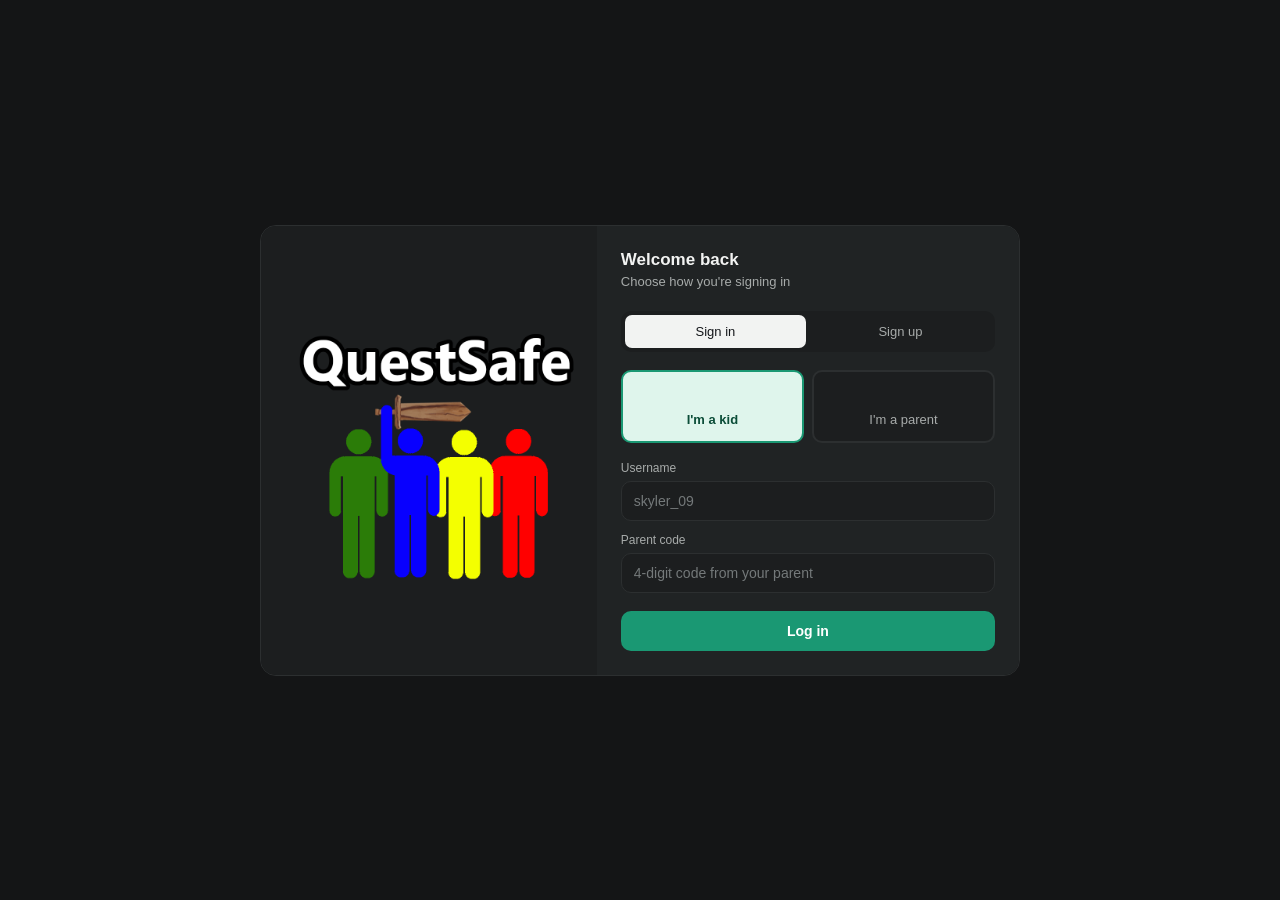
<file: index.html>
<!-- zzs25: Signup/Signin Page -->

<!DOCTYPE html>
<html lang="en">
<head>
<meta charset="UTF-8" />
<meta name="viewport" content="width=device-width, initial-scale=1.0" />
<title>QuestSafe — Sign in</title>
<link rel="stylesheet" href="styles.css" />
</head>
<body>

<div class="layout">
  <div class="brand-panel">
    <img src="img/QuestSafe_Logo.png" alt="QuestSafe Logo" class="brand-logo" width="500" />
  </div>


  <div class="form-panel">

    <div class="panel-header">
      <div>
        <h2 id="header-title">Welcome back</h2>
        <p class="subtitle" id="header-subtitle">Choose how you're signing in</p>
      </div>
    </div>

    <div class="tabs">
      <button type="button" class="tab-btn active" data-tab="signin">Sign in</button>
      <button type="button" class="tab-btn" data-tab="signup">Sign up</button>
    </div>

    <div class="role-toggle" id="role-toggle-signin">
      <button type="button" class="role-btn active" data-role="kid">
        <svg viewBox="0 0 24 24" fill="none"></svg>
        I'm a kid
      </button>
      <button type="button" class="role-btn" data-role="parent">
        <svg viewBox="0 0 24 24" fill="none"></svg>
        I'm a parent
      </button>
    </div>

    <!-- SIGN IN — KID -->
    <form class="panel-form visible" id="panel-signin-kid" novalidate>
      <div class="field">
        <label for="si-kid-username">Username</label>
        <input type="text" id="si-kid-username" placeholder="skyler_09" autocomplete="off" required />
      </div>
      <div class="field">
        <label for="si-kid-code">Parent code</label>
        <input type="text" id="si-kid-code" placeholder="4-digit code from your parent" inputmode="numeric" maxlength="4" required />
      </div>
      <button type="submit" class="primary-btn">Log in</button>
    </form>

    <!-- SIGN IN — PARENT -->
    <form class="panel-form" id="panel-signin-parent" novalidate>
      <div class="field">
        <label for="si-parent-email">Email</label>
        <input type="email" id="si-parent-email" placeholder="you@email.com" autocomplete="email" required />
      </div>
      <div class="field">
        <label for="si-parent-password">Password</label>
        <input type="password" id="si-parent-password" placeholder="••••••••" autocomplete="current-password" required />
      </div>
      <button type="submit" class="primary-btn">Log in</button>
    </form>

    <!-- SIGN UP — KID (no account creation) -->
    <div class="panel-form" id="panel-signup-kid">
      <div class="info-box">
        <svg viewBox="0 0 24 24" fill="none" stroke="currentColor" stroke-width="2" stroke-linecap="round" stroke-linejoin="round"><circle cx="12" cy="12" r="10"/><path d="M12 16v-4M12 8h.01"/></svg>
        <p>Kids don't create their own account here. Ask your parent to sign up first — they'll give you a code to sign in with.</p>
      </div>
    </div>

    <!-- SIGN UP — PARENT -->
    <form class="panel-form" id="panel-signup-parent" novalidate>
      <p class="role-line" id="signup-label">Creating a <b>Parent</b> account first</p>
      <div class="field">
        <label for="su-parent-email">Email</label>
        <input type="email" id="su-parent-email" placeholder="you@email.com" autocomplete="email" required />
      </div>
      <div class="field">
        <label for="su-parent-password">Password</label>
        <input type="password" id="su-parent-password" placeholder="••••••••" autocomplete="new-password" minlength="8" required />
      </div>
      <button type="submit" class="primary-btn">Create account</button>

      <div class="info-box">
        <svg viewBox="0 0 24 24" fill="none" stroke="currentColor" stroke-width="2" stroke-linecap="round" stroke-linejoin="round"><circle cx="12" cy="12" r="10"/><path d="M12 16v-4M12 8h.01"/></svg>
        <p>After signup you will get a 4-digit code to share with your kid so they can create their profile and link it to yours.</p>
      </div>
    </form>

  </div>
</div>

<script src="script.js"></script>
</body>
</html>
</file>
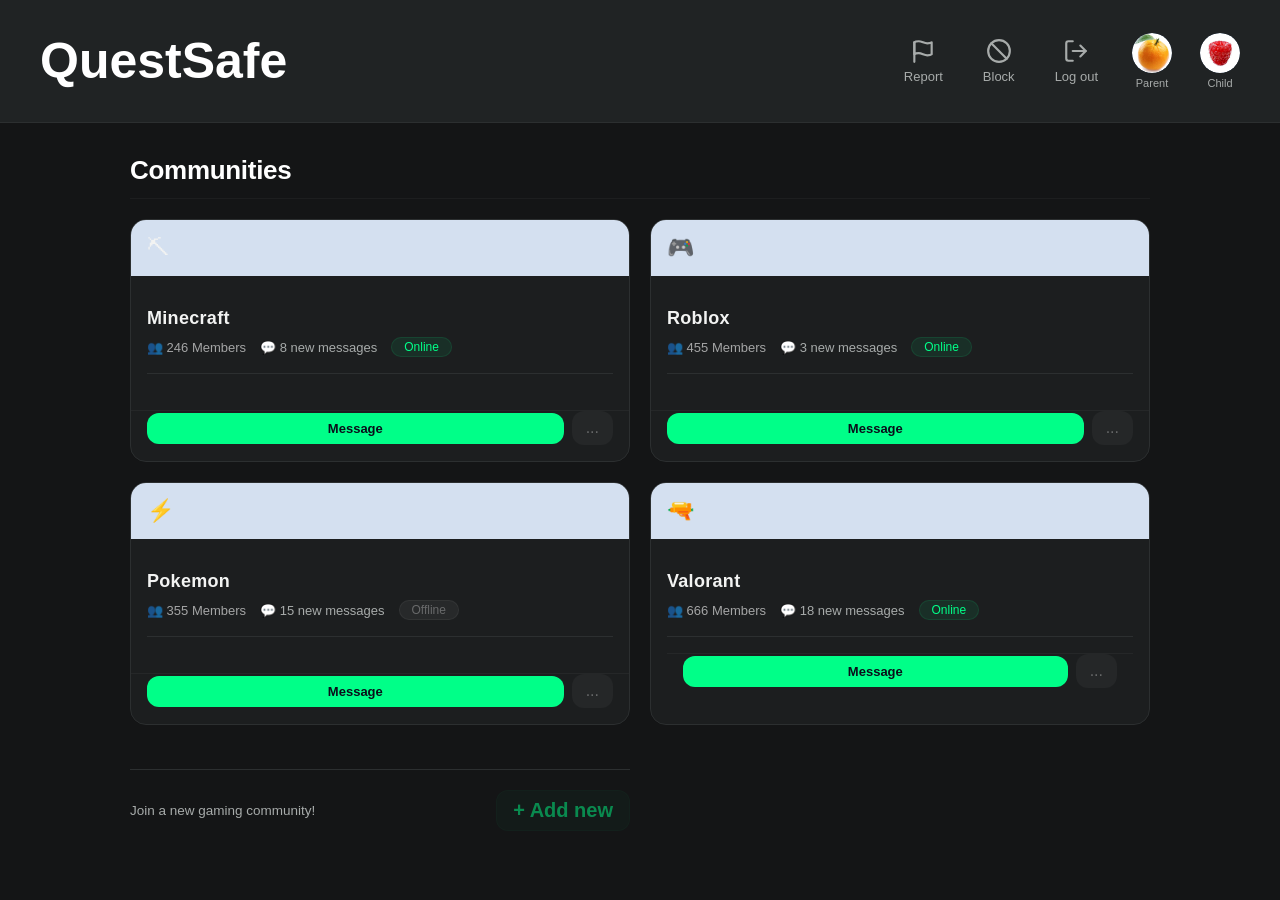
<file: Communities.html>
<!DOCTYPE html>
<html lang="en">
<head>
<meta charset="UTF-8" />
<meta name="viewport" content="width=device-width, initial-scale=1.0" />
<title>QuestSafe</title>
<link rel="stylesheet" href="styles.css" />
</head>
<body class="home-body">

<div class="header">
  <h1 class="logo"> QuestSafe </h1>
  <div class="header-actions">
    <button class="icon-button" id="reportButton" title="Report">
      <svg viewBox="0 0 24 24" fill="none" stroke="currentColor" stroke-width="2" stroke-linecap="round" stroke-linejoin="round"><path d="M4 15s1-1 4-1 5 2 8 2 4-1 4-1V4s-1 1-4 1-5-2-8-2-4 1-4 1z"/><path d="M4 22V4"/></svg>
      <span>Report</span>
    </button>

    <button class="icon-button" id="blockButton" title="Block">
      <svg viewBox="0 0 24 24" fill="none" stroke="currentColor" stroke-width="2" stroke-linecap="round" stroke-linejoin="round"><circle cx="12" cy="12" r="10"/><path d="m4.9 4.9 14.2 14.2"/></svg>
      <span>Block</span>
    </button>

    <button class="icon-button" id="logoutButton" title="Log out">
      <svg viewBox="0 0 24 24" fill="none" stroke="currentColor" stroke-width="2" stroke-linecap="round" stroke-linejoin="round"><path d="M9 21H5a2 2 0 0 1-2-2V5a2 2 0 0 1 2-2h4"/><path d="M16 17l5-5-5-5"/><path d="M21 12H9"/></svg>
      <span>Log out</span>
    </button>

      <!-- jp4235: Parent profile avatar -->
      <div class="avatar-group">


          <div class="avatar" id="profileButton">
             <img
                id="profileAvatar"
                src="avatars/avatar1.png"
                alt="Parent Avatar">
        </div>


        <span class="avatar-label">Parent</span>


    </div>




    <!-- jp4235: Child profile avatar -->
    <div class="avatar-group">


        <div class="avatar" id="childProfileButton">
             <img
                id="childProfileAvatar"
                src="avatars/avatar2.png"
                alt="Child Avatar">
        </div>


        <span class="avatar-label">Child</span>


    </div>
  </div>
</div>

<!-- ch3436: Communities Section-->

<div class="communities-section">
  <div class="section-header">
    <h2>Communities</h2>
  </div>


  <div class="community-list">
    <!-- Minecraft -->
    <div class="community-card">
      <div class="community-avatar" style="background: #d4e0f0;">⛏</div>
      <div class="community-info">
        <h3>Minecraft</h3>
        <div class="meta">
          <span class="member-count">👥 246 Members</span>
          <span>💬 8 new messages</span>
          <span class="status">Online</span>                
        </div>
      </div>
      <div class="community-action">
        <button class="message-btn"
        onclick="window.location.href='Minecraft.html';">
         
          Message


        </button>
        <button class="more-btn">...</button>
      </div>
    </div>


    <!-- Roblox -->
    <div class="community-card">
      <div class="community-avatar" style="background: #d4e0f0;">🎮</div>
      <div class="community-info">
        <h3>Roblox</h3>
        <div class="meta">
          <span class="member-count">👥 455 Members</span>
          <span>💬 3 new messages</span>
          <span class="status">Online</span>                
        </div>
        <div class="community-members">
        </div>
      </div>
      <div class="community-action">
        <button class="message-btn"
        onclick="window.location.href='Roblox.html';">
         
          Message


        </button>
        <button class="more-btn">...</button>
      </div>
    </div>


    <!-- Pokemon -->
    <div class="community-card">
      <div class="community-avatar" style="background: #d4e0f0;">⚡</div>
      <div class="community-info">
        <h3>Pokemon</h3>
        <div class="meta">
          <span class="member-count">👥 355 Members</span>
          <span>💬 15 new messages</span>
          <span class="status offline">Offline</span>                
        </div>
      </div>
      <div class="community-action">
       <button class="message-btn"
        onclick="window.location.href='Pokemon.html';">
         
          Message


        </button>
        <button class="more-btn">...</button>
      </div>
    </div>


    <!-- Valorant -->
    <div class="community-card">
      <div class="community-avatar" style="background: #d4e0f0;">🔫</div>
      <div class="community-info">
        <h3>Valorant</h3>
        <div class="meta">
          <span class="member-count">👥 666 Members</span>
          <span>💬 18 new messages</span>
          <span class="status">Online</span>                
        </div>
      <div class="community-action">
<button class="message-btn"
        onclick="window.location.href='Valorant.html';">
         
          Message


        </button>        <button class="more-btn">...</button>
      </div>
    </div>
  </div>
 


  <div class="divider-text">
    <span>Join a new gaming community!</span>
    <button class="join-btn" id="addCommunityButton">+ Add new</button>
  </div>
</div>

<!-- Add community popup-->
 <div id="communityPopup" class="popup-overlay">
  <div class="popup-content">
    <div class="popup-header">
      <h2>Add new community</h2>
      <button
      id="closeCommunityPopup"
      class="close-button"
      type="button">
      X
    </button>

    </div>

    <hr>
    <p>Search for a gaming community.</p>
    <input
    type="text"
    id="communitySearchInput"
    placeholder="Enter community..."
    autocomplete="off">

    <button
    id="searchCommunityButton"
    class="primary-btn"
    type="button">
    Search
  </button>
  </div>
 </div>

<div id="noResultsPopup" class="popup-overlay">
  <div class="popup-content no-results-content">


    <div class="popup-header">
      <h2>No Results</h2>


      <button
        id="closeNoResultsPopup"
        class="close-button"
        type="button">
      X
    </button>
    </div>
    <hr>
    <p>
      No community found.
    </p>
    <button
    id="tryAgainButton"
        class="primary-btn"
        type="button">
        Input a valid community.
        </button>
        </div>
</div>






<!-- jp4235: Report User Popup -->
<div id="reportPopup" class="popup-overlay">


  <div class="popup-content">


    <div class="popup-header">
      <h2>Report a User</h2>
      <button id="closeReportPopup" class="close-button">✕</button>
    </div>


    <hr>


    <!-- Form view: shown first -->
    <div id="reportFormView">


      <div class="report-info">
        Enter a username and choose a reason, then click Report to send it to a moderator for review.
        The moderator can also decide if you are abusing this feature! Remember, you can also choose to ignore this user.
      </div>


      <!-- sr3745: Username field — replaces the old hardcoded <username> placeholder.
           Editable when opened from the header Report button, read-only + pre-filled
           when opened by clicking a member's report icon (see openReportPopup()).
           maxlength="8" caps typed input — the full 3-8 range is enforced
           in validateUsername(). -->
      <div class="field" id="reportUsernameField">
        <label for="reportUsernameInput">Username</label>
        <input type="text" id="reportUsernameInput" placeholder="Enter a username" autocomplete="off" maxlength="8">
      </div>


      <div class="reason-select" id="reasonSelect">
        <span class="reason-icon">+</span>
        <span id="reasonLabel">Inappropriate Language!</span>
      </div>


      <div class="block-row">
        <input type="checkbox" id="blockUserCheckbox">
        <label for="blockUserCheckbox">Block User</label>
      </div>


      <div class="report-actions">
        <button id="cancelReport" class="cancel-btn">CANCEL ✕</button>
        <button id="submitReport" class="report-btn">REPORT ✓</button>
      </div>


    </div>


    <!-- Success view: hidden until Report is clicked -->
    <div id="reportSuccessView" class="hidden">


      <div class="report-info">
        You have successfully reported and/or blocked <strong id="reportedUsernameConfirm">&lt;username&gt;</strong>.
      </div>


      <div class="report-actions">
        <button id="closeSuccessBtn" class="report-btn full-width">CLOSE ✓</button>
      </div>


    </div>


  </div>


</div>


<!-- jp4235: Parent Profile Popup -->
<div id="profilePopup" class="popup-overlay">


  <div class="popup-content">


    <div class="popup-header">
      <h2>Parent Profile</h2>


      <button id="closePopup" class="close-button">
        ✕
      </button>
    </div>


    <hr>


    <p>
<!-- =======================================
     jp4235: Profile Selection
======================================= -->




<div class="profile-tabs">


          <button
              id="parentProfileTab"
              class="profile-tab active">
              Parent
          </button>




          <button
              id="childProfileTab"
              class="profile-tab">
              Child
          </button>


      </div>




      <h3 id="avatarTitle">
          Select Parent Avatar
      </h3>




      <div class="avatar-grid">


        <img src="avatars/avatar1.png" class="avatar-choice selected">


         <img src="avatars/avatar2.png" class="avatar-choice">


         <img src="avatars/avatar3.png" class="avatar-choice">


         <img src="avatars/avatar4.png" class="avatar-choice">


         <img src="avatars/avatar5.png" class="avatar-choice">


         <img src="avatars/avatar6.png" class="avatar-choice">


      </div>




      <button id="saveAvatar" class="primary-btn">
          Save Avatar
      </button>
    </p>


  </div>


</div>


<script>
// This page has the top banner (Report, Block, Profile) plus per-member report icons.


document.getElementById('blockButton').addEventListener('click', () => {
    openReportPopup();
    const checkbox = document.getElementById('blockUserCheckbox');
    checkbox.checked = true;
    checkbox.dispatchEvent(new Event('change'));
});

document.getElementById('logoutButton').addEventListener('click', () => {
    window.location.href = 'index.html';
});

// =======================================================
// jp4235: Profile Popup
// =======================================================


const profilePopup = document.getElementById('profilePopup');


const profileButton = document.getElementById('profileButton');


// jp4235: Child profile button


const childProfileButton =
document.getElementById("childProfileButton");


const closePopup = document.getElementById('closePopup');


profileButton.addEventListener('click', () => {


    profilePopup.classList.add('show');


    switchToParent();


});


// =======================================================
// jp4235: Open popup for Child
// =======================================================


childProfileButton.addEventListener('click', () => {


    profilePopup.classList.add('show');


    switchToChild();


});


closePopup.addEventListener('click', () => {


    profilePopup.classList.remove('show');


});


// =======================================================
// sr3745: Report Popup
// =======================================================


const reportPopup = document.getElementById('reportPopup');
const reportButton = document.getElementById('reportButton');
const closeReportPopup = document.getElementById('closeReportPopup');
const cancelReport = document.getElementById('cancelReport');
const submitReport = document.getElementById('submitReport');
const reportUsernameInput = document.getElementById('reportUsernameInput');


function showFieldError(fieldEl, message) {
    clearFieldError(fieldEl);
    fieldEl.parentElement.classList.add('error');
    const err = document.createElement('div');
    err.className = 'field-error';
    err.textContent = message;
    fieldEl.parentElement.appendChild(err);
}


function clearFieldError(fieldEl) {
    fieldEl.parentElement.classList.remove('error');
    const existing = fieldEl.parentElement.querySelector('.field-error');
    if (existing) existing.remove();
}


// =======================================================
// sr3745: Username validation rules
// =======================================================


// Simulated "database" lookup that mirrors the usernames seeded in gamer_accounts
// (chammel, jsmith, ljones).
const validUsernames = ['chammel', 'jsmith', 'ljones'];


// Users already reported/blocked this session+device, persisted so a refresh
// doesn't let someone report the same user twice.
let moderatedUsers = JSON.parse(localStorage.getItem('moderatedUsers') || '[]');


function markUserModerated(username) {
    const uname = username.toLowerCase();
    if (!moderatedUsers.includes(uname)) {
        moderatedUsers.push(uname);
        localStorage.setItem('moderatedUsers', JSON.stringify(moderatedUsers));
    }
}


// Returns an error message string if invalid, or null if the username passes all checks.
// Order: format -> length (too short) -> length (too long) -> existence -> already moderated
function validateUsername(rawUsername) {
    const username = rawUsername.trim();


    if (!username) {
        return 'Please enter a username to report.';
    }


    // Rule: first character must be a letter
    if (!/^[A-Za-z]/.test(username)) {
        return 'All usernames must start with a letter.';
    }


    // Rule: must be at least 3 characters
    if (username.length < 3) {
        return 'Usernames must be at least 3 letters long.';
    }


    // Rule: must be no more than 8 characters
    // (the input has maxlength="8" so this mainly guards usernames passed in
    // programmatically via openReportPopup(username), not typed input)
    if (username.length > 8) {
        return 'Usernames must be no more than 8 letters long.';
    }


    // Rule: must exist in the system
    if (!validUsernames.includes(username.toLowerCase())) {
        return 'This username does not exist.';
    }


    // Rule: can't report/block the same user twice
    if (moderatedUsers.includes(username.toLowerCase())) {
        return 'You have already reported and/or blocked this user.';
    }


    return null;
}


// sr3745: Opens the report popup.
// - Call with no args (top-bar Report button) to let the user type a username.
// - Call with a username (clicking a user's report icon) to pre-fill it and lock it.
function openReportPopup(username) {
    clearFieldError(reportUsernameInput);
    if (username) {
        reportUsernameInput.value = username;
        reportUsernameInput.readOnly = true;
    } else {
        reportUsernameInput.value = '';
        reportUsernameInput.readOnly = false;
    }


    reportPopup.classList.add('show');


    if (!username) {
        reportUsernameInput.focus();
    }
}


reportButton.addEventListener('click', () => {
    openReportPopup();
});


// zzs25: Report icon on each community member — reports that user directly
document.querySelectorAll('.report-user-trigger').forEach((btn) => {
    btn.addEventListener('click', (e) => {
        e.stopPropagation();
        openReportPopup(btn.dataset.username);
    });
});


closeReportPopup.addEventListener('click', () => {
    reportPopup.classList.remove('show');
});


cancelReport.addEventListener('click', () => {
    reportPopup.classList.remove('show');
});


// Cycle through reasons on click — swap for a real dropdown later
const reasons = ['Inappropriate Language!', 'Harassment', 'Spam', 'Impersonation'];
let reasonIndex = 0;
document.getElementById('reasonSelect').addEventListener('click', () => {
    reasonIndex = (reasonIndex + 1) % reasons.length;
    document.getElementById('reasonLabel').textContent = reasons[reasonIndex];
});


// sr3745: Validate as soon as the user hits Enter in the username field,
reportUsernameInput.addEventListener('keydown', (e) => {
    if (e.key !== 'Enter') return;
    e.preventDefault();


    const error = validateUsername(reportUsernameInput.value);
    if (error) {
        showFieldError(reportUsernameInput, error);
    } else {
        clearFieldError(reportUsernameInput);
    }
});


submitReport.addEventListener('click', () => {
    const rawUsername = reportUsernameInput.value;
    const reason = document.getElementById('reasonLabel').textContent;
    const blocked = document.getElementById('blockUserCheckbox').checked;


    const error = validateUsername(rawUsername);
    if (error) {
        showFieldError(reportUsernameInput, error);
        return;
    }
    clearFieldError(reportUsernameInput);


    const username = rawUsername.trim();


    console.log('Report submitted:', { username, reason, blocked });


    // Remember this user so a repeat report/block is caught next time
    markUserModerated(username);


    document.getElementById('reportedUsernameConfirm').textContent = username;
    document.getElementById('reportFormView').classList.add('hidden');
    document.getElementById('reportSuccessView').classList.remove('hidden');
});


// Close after seeing the success message
document.getElementById('closeSuccessBtn').addEventListener('click', () => {
    reportPopup.classList.remove('show');


    // Reset back to the form view for next time the popup opens
    document.getElementById('reportSuccessView').classList.add('hidden');
    document.getElementById('reportFormView').classList.remove('hidden');


    // sr3745: Reset the username field so the next open starts clean/editable again
    reportUsernameInput.value = '';
    reportUsernameInput.readOnly = false;
    clearFieldError(reportUsernameInput);
});


// =======================================================
// zzs25 : Avatar Selection + Saving
// =======================================================


const avatarChoices = document.querySelectorAll('.avatar-choice');


const profileAvatar = document.getElementById('profileAvatar');


const saveAvatarButton = document.getElementById('saveAvatar');


// zzs25: Store separate avatars


let currentProfile = "parent";




let selectedAvatar =
    localStorage.getItem("parentAvatar")
    || "avatars/avatar1.png";




let parentAvatar =
    localStorage.getItem("parentAvatar")
    || "avatars/avatar1.png";




let childAvatar =
    localStorage.getItem("childAvatar")
    || "avatars/avatar2.png";


// Select avatar
avatarChoices.forEach(avatar => {


    avatar.addEventListener('click', () => {




        // Remove previous selection


        avatarChoices.forEach(choice => {


            choice.classList.remove('selected');


        });




        // Highlight chosen avatar


        avatar.classList.add('selected');




        // Store chosen image path


        selectedAvatar = avatar.src;




    });


});


// =======================================================
// zzs25: Switch Parent / Child Profiles
// =======================================================




const parentProfileTab =
document.getElementById("parentProfileTab");




const childProfileTab =
document.getElementById("childProfileTab");




const avatarTitle =
document.getElementById("avatarTitle");




// =======================================================
// jp4235: Profile Switching Functions
// =======================================================


function switchToParent() {


    currentProfile = "parent";


    selectedAvatar = parentAvatar;


    avatarTitle.textContent = "Select Parent Avatar";


    parentProfileTab.classList.add("active");


    childProfileTab.classList.remove("active");


    // Highlight selected avatar


    avatarChoices.forEach(choice => {


        choice.classList.remove("selected");


        if (choice.src === selectedAvatar) {


            choice.classList.add("selected");


        }


    });


}


function switchToChild() {


    currentProfile = "child";


    selectedAvatar = childAvatar;


    avatarTitle.textContent = "Select Child Avatar";


    childProfileTab.classList.add("active");


    parentProfileTab.classList.remove("active");


    // Highlight selected avatar


    avatarChoices.forEach(choice => {


        choice.classList.remove("selected");


        if (choice.src === selectedAvatar) {


            choice.classList.add("selected");


        }


    });


}




parentProfileTab.addEventListener("click", () => {


    switchToParent();


});






childProfileTab.addEventListener("click", () => {


    switchToChild();


});




// Save avatar


saveAvatarButton.addEventListener('click', () => {






if(currentProfile === "parent"){


    parentAvatar = selectedAvatar;


    localStorage.setItem(
        "parentAvatar",
        parentAvatar
    );


}
else{


    childAvatar = selectedAvatar;


    localStorage.setItem(
        "childAvatar",
        childAvatar
    );


}


    // Update the correct header avatar


    if(currentProfile === "parent"){


        profileAvatar.src = parentAvatar;


    }
    else{


        childProfileAvatar.src = childAvatar;


    }


// Close popup


profilePopup.classList.remove('show');




});


// =======================================================
// zzs25: Load saved avatars when page opens
// =======================================================


profileAvatar.src = parentAvatar;


const childProfileAvatar =
document.getElementById("childProfileAvatar");


childProfileAvatar.src = childAvatar;


// ======================================================= 
// COMMUNITIES POP UP SECTION
// ======================================================= 


// Add New Communities Pop-Up

const addCommunityButton=
  document.getElementById("addCommunityButton");

const communityPopup=
  document.getElementById("communityPopup");

const closeCommunityPopup=
  document.getElementById("closeCommunityPopup");

const communitySearchInput=
  document.getElementById("communitySearchInput");

const searchCommunityButton=
  document.getElementById("searchCommunityButton");

const noResultsPopup=
  document.getElementById("noResultsPopup");

const closeNoResultsPopup=
  document.getElementById("closeNoResultsPopup");

const tryAgainButton=
  document.getElementById("tryAgainButton");


  // What community inputs would be valid
const availableCommunities= {
  valorant: "Valorant.html",
  minecraft: "Minecraft.html",
  roblox: "Roblox.html",
  pokemon: "Pokemon.html"
};

// Opens popup
addCommunityButton.addEventListener("click", () => {

  communitySearchInput.value = "";
  communityPopup.classList.add("show");
  communitySearchInput.focus();

});

// Close popup
closeCommunityPopup.addEventListener("click", () => {
  communityPopup.classList.remove("show");

});

// Search function
function searchForCommunity() {
  const searchValue=
  communitySearchInput.value
  .trim()
  .toLowerCase();

  if (availableCommunities[searchValue]) {

    window.location.href =
    availableCommunities[searchValue];

  }
  else {
    communityPopup.classList.remove("show");
    noResultsPopup.classList.add("show");
  }
}

// Search button

searchCommunityButton.addEventListener(
  "click",
  searchForCommunity
);

//Press enter to search
communitySearchInput.addEventListener(
  "keydown",
  (event) => {
    if(event.key == "Enter") {
      event.preventDefault();
      searchForCommunity();
    }
  }
);

//Close no results pop up

closeNoResultsPopup.addEventListener(
  "click",
  () => {
    noResultsPopup.classList.remove("show");

  }
);

// Input again
tryAgainButton.addEventListener(
  "click",
  () => {
    noResultsPopup.classList.remove("show");
    communityPopup.classList.add("show");
    communitySearchInput.value="";
    communitySearchInput.focus();
  }
);

// Clicking outside of popup closes popup
communityPopup.addEventListener(
  "click",
  (event) => {
    if (event.target == communityPopup) {

      communityPopup.classList.remove("show");

    }
  }
);

// Clicking outside no results popup closes it
noResultsPopup.addEventListener(
  "click",
  (event) => {
    if(event.target == noResultsPopup) {
      noResultsPopup.classList.remove("show");

    }
  }
);

</script>
</body>
</html>
</file>
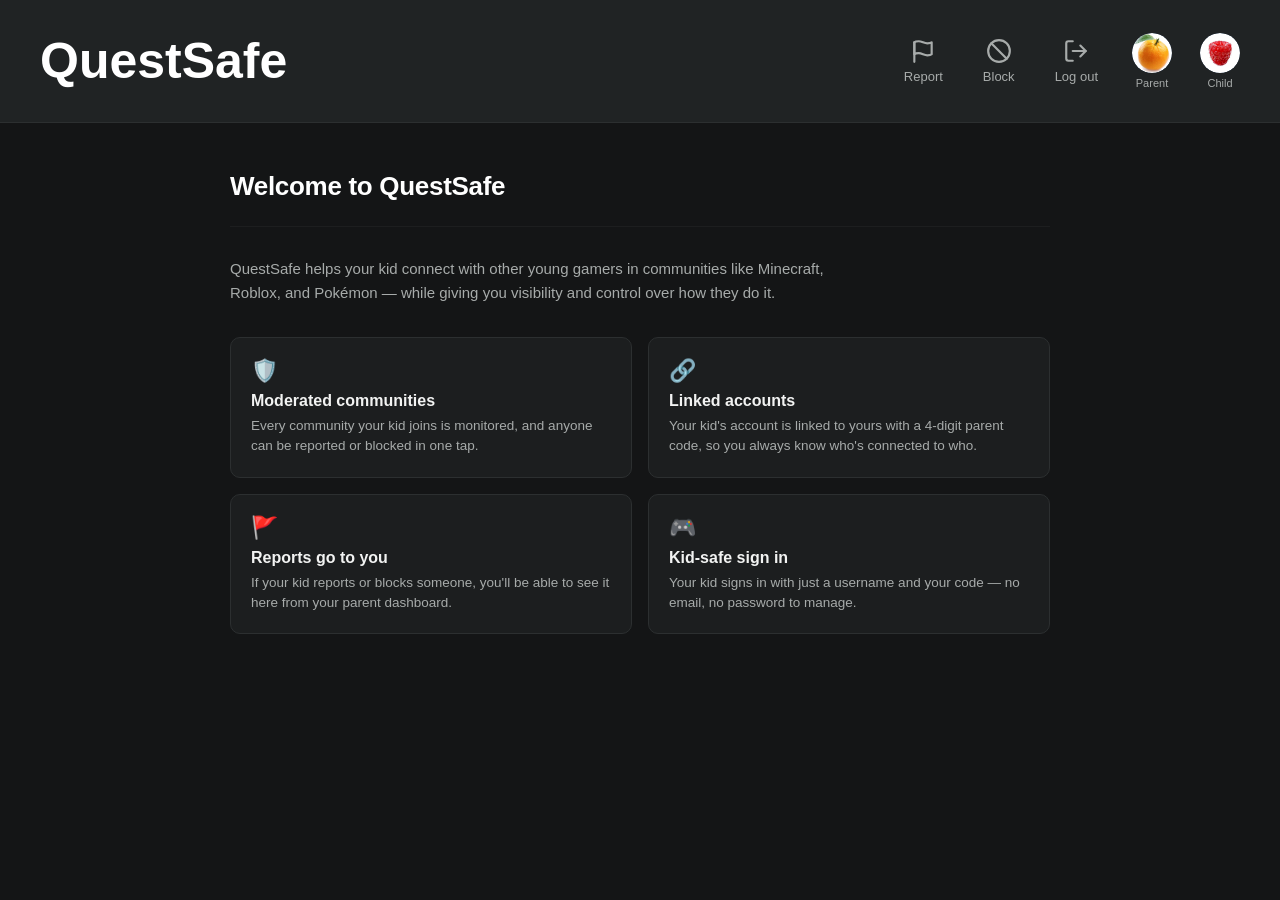
<file: Home.html>
<!DOCTYPE html>
<html lang="en">
<head>
<meta charset="UTF-8" />
<meta name="viewport" content="width=device-width, initial-scale=1.0" />
<title>QuestSafe</title>
<link rel="stylesheet" href="styles.css" />
</head>
<body class="home-body">

<div class="header">
  <h1 class="logo"> QuestSafe </h1>
  <div class="header-actions">
    <button class="icon-button" id="reportButton" title="Report">
      <svg viewBox="0 0 24 24" fill="none" stroke="currentColor" stroke-width="2" stroke-linecap="round" stroke-linejoin="round"><path d="M4 15s1-1 4-1 5 2 8 2 4-1 4-1V4s-1 1-4 1-5-2-8-2-4 1-4 1z"/><path d="M4 22V4"/></svg>
      <span>Report</span>
    </button>

    <button class="icon-button" id="blockButton" title="Block">
      <svg viewBox="0 0 24 24" fill="none" stroke="currentColor" stroke-width="2" stroke-linecap="round" stroke-linejoin="round"><circle cx="12" cy="12" r="10"/><path d="m4.9 4.9 14.2 14.2"/></svg>
      <span>Block</span>
    </button>
    
    <button class="icon-button" id="logoutButton" title="Log out">
      <svg viewBox="0 0 24 24" fill="none" stroke="currentColor" stroke-width="2" stroke-linecap="round" stroke-linejoin="round"><path d="M9 21H5a2 2 0 0 1-2-2V5a2 2 0 0 1 2-2h4"/><path d="M16 17l5-5-5-5"/><path d="M21 12H9"/></svg>
      <span>Log out</span>
    </button>

      <!-- jp4235: Parent profile avatar -->
      <div class="avatar-group">

          <div class="avatar" id="profileButton">
             <img
                id="profileAvatar"
                src="avatars/avatar1.png"
                alt="Parent Avatar">
        </div>

        <span class="avatar-label">Parent</span>

    </div>


    <!-- jp4235: Child profile avatar -->
    <div class="avatar-group">

        <div class="avatar" id="childProfileButton">
             <img
                id="childProfileAvatar"
                src="avatars/avatar2.png"
                alt="Child Avatar">
        </div>

        <span class="avatar-label">Child</span>

    </div>
  </div>
</div>
<!-- jp4235: Report User Popup -->
<!-- jp4235: Report User Popup -->
<div id="reportPopup" class="popup-overlay">

  <div class="popup-content">

    <div class="popup-header">
      <h2>Report a User</h2>
      <button id="closeReportPopup" class="close-button">✕</button>
    </div>

    <hr>

    <!-- Form view: shown first -->
    <div id="reportFormView">

      <div class="report-info">
        Would you like a moderator to review <strong id="reportedUsername">&lt;username&gt;</strong>?
        Please choose a reason and click Report. The moderator can also decide if you are abusing this feature!
        Remember, you can also choose to ignore this user.
      </div>

      <div class="reason-select" id="reasonSelect">
        <span class="reason-icon">+</span>
        <span id="reasonLabel">Inappropriate Language!</span>
      </div>

      <div class="block-row">
        <input type="checkbox" id="blockUserCheckbox">
        <label for="blockUserCheckbox">Block User</label>
      </div>

      <div class="report-actions">
        <button id="cancelReport" class="cancel-btn">CANCEL ✕</button>
        <button id="submitReport" class="report-btn">REPORT ✓</button>
      </div>

    </div>

    <!-- Success view: hidden until Report is clicked -->
    <div id="reportSuccessView" class="hidden">

      <div class="report-info">
        You have successfully reported <strong id="reportedUsernameConfirm">&lt;username&gt;</strong>.
      </div>

      <div class="report-actions">
        <button id="closeSuccessBtn" class="report-btn full-width">CLOSE ✓</button>
      </div>

    </div>

  </div>

</div>
<!-- DOWN HERE WILL BE THE MAIN PAGE WHICH IS COMMUNITIES/FRIENDS ETC-->

<!-- jp4235: Parent overview section -->
<div class="overview-section">
  <div class="section-header">
    <h2>Welcome to QuestSafe</h2>
  </div>

  <p class="overview-intro">
    QuestSafe helps your kid connect with other young gamers in communities like Minecraft, Roblox, and
    Pok&eacute;mon &mdash; while giving you visibility and control over how they do it.
  </p>

  <div class="overview-cards">
    <div class="overview-card">
      <div class="overview-icon">&#128737;&#65039;</div>
      <h3>Moderated communities</h3>
      <p>Every community your kid joins is monitored, and anyone can be reported or blocked in one tap.</p>
    </div>

    <div class="overview-card">
      <div class="overview-icon">&#128279;</div>
      <h3>Linked accounts</h3>
      <p>Your kid's account is linked to yours with a 4-digit parent code, so you always know who's connected to who.</p>
    </div>

    <div class="overview-card">
      <div class="overview-icon">&#128681;</div>
      <h3>Reports go to you</h3>
      <p>If your kid reports or blocks someone, you'll be able to see it here from your parent dashboard.</p>
    </div>

    <div class="overview-card">
      <div class="overview-icon">&#127918;</div>
      <h3>Kid-safe sign in</h3>
      <p>Your kid signs in with just a username and your code &mdash; no email, no password to manage.</p>
    </div>
  </div>
</div>


<!-- jp4235: Parent Profile Popup -->
<div id="profilePopup" class="popup-overlay">

  <div class="popup-content">

    <div class="popup-header">
      <h2>Parent Profile</h2>

      <button id="closePopup" class="close-button">
        ✕
      </button>
    </div>

    <hr>

    <p>
<!-- =======================================
     jp4235: Profile Selection
======================================= -->


<div class="profile-tabs">

          <button 
              id="parentProfileTab" 
              class="profile-tab active">
              Parent
          </button>


          <button 
              id="childProfileTab" 
              class="profile-tab">
              Child
          </button>

      </div>


      <h3 id="avatarTitle">
          Select Parent Avatar
      </h3>


      <div class="avatar-grid">

        <img src="avatars/avatar1.png" class="avatar-choice selected">

         <img src="avatars/avatar2.png" class="avatar-choice">

         <img src="avatars/avatar3.png" class="avatar-choice">

         <img src="avatars/avatar4.png" class="avatar-choice">

         <img src="avatars/avatar5.png" class="avatar-choice">

         <img src="avatars/avatar6.png" class="avatar-choice">

      </div>


      <button id="saveAvatar" class="primary-btn">
          Save Avatar
      </button>
    </p>

  </div>

</div>

<script>
// This page currently only has the top banner (Report, Block, Profile).


document.getElementById('reportButton').addEventListener('click', () => {
});

document.getElementById('blockButton').addEventListener('click', () => {
});

// sr3745: Logout — sends the user back to the login page
document.getElementById('logoutButton').addEventListener('click', () => {
    window.location.href = 'index.html';
});

// =======================================================
// jp4235: Profile Popup
// =======================================================

const profilePopup = document.getElementById('profilePopup');

const profileButton = document.getElementById('profileButton');

// jp4235: Child profile button

const childProfileButton =
document.getElementById("childProfileButton");

const closePopup = document.getElementById('closePopup');

profileButton.addEventListener('click', () => {

    profilePopup.classList.add('show');

    switchToParent();

});

// =======================================================
// jp4235: Open popup for Child
// =======================================================

childProfileButton.addEventListener('click', () => {

    profilePopup.classList.add('show');

    switchToChild();

});

closePopup.addEventListener('click', () => {

    profilePopup.classList.remove('show');

});

// =======================================================
// sr3745: Report Popup
// =======================================================

const reportPopup = document.getElementById('reportPopup');
const reportButton = document.getElementById('reportButton');
const closeReportPopup = document.getElementById('closeReportPopup');
const cancelReport = document.getElementById('cancelReport');
const submitReport = document.getElementById('submitReport');

reportButton.addEventListener('click', () => {
    reportPopup.classList.add('show');
});

closeReportPopup.addEventListener('click', () => {
    reportPopup.classList.remove('show');
});

cancelReport.addEventListener('click', () => {
    reportPopup.classList.remove('show');
});

// Cycle through reasons on click — swap for a real dropdown later
const reasons = ['Inappropriate Language!', 'Harassment', 'Spam', 'Impersonation'];
let reasonIndex = 0;
document.getElementById('reasonSelect').addEventListener('click', () => {
    reasonIndex = (reasonIndex + 1) % reasons.length;
    document.getElementById('reasonLabel').textContent = reasons[reasonIndex];
});

submitReport.addEventListener('click', () => {
    const reason = document.getElementById('reasonLabel').textContent;
    const blocked = document.getElementById('blockUserCheckbox').checked;

    console.log('Report submitted:', { reason, blocked });
  
    document.getElementById('reportFormView').classList.add('hidden');
    document.getElementById('reportSuccessView').classList.remove('hidden');
});

// Close after seeing the success message
document.getElementById('closeSuccessBtn').addEventListener('click', () => {
    reportPopup.classList.remove('show');

    // Reset back to the form view for next time the popup opens
    document.getElementById('reportSuccessView').classList.add('hidden');
    document.getElementById('reportFormView').classList.remove('hidden');
});

// =======================================================
// zzs25: Avatar Selection + Saving
// =======================================================

const avatarChoices = document.querySelectorAll('.avatar-choice');

const profileAvatar = document.getElementById('profileAvatar');

const saveAvatarButton = document.getElementById('saveAvatar');

// zzs25:: Store separate avatars

let currentProfile = "parent";


let selectedAvatar = 
    localStorage.getItem("parentAvatar")
    || "avatars/avatar1.png";


let parentAvatar =
    localStorage.getItem("parentAvatar")
    || "avatars/avatar1.png";


let childAvatar =
    localStorage.getItem("childAvatar")
    || "avatars/avatar2.png";

// Select avatar
avatarChoices.forEach(avatar => {

    avatar.addEventListener('click', () => {


        // Remove previous selection

        avatarChoices.forEach(choice => {

            choice.classList.remove('selected');

        });


        // Highlight chosen avatar

        avatar.classList.add('selected');


        // Store chosen image path

        selectedAvatar = avatar.src;


    });

});

// =======================================================
// zzs25: Switch Parent / Child Profiles
// =======================================================


const parentProfileTab =
document.getElementById("parentProfileTab");


const childProfileTab =
document.getElementById("childProfileTab");


const avatarTitle =
document.getElementById("avatarTitle");

// =======================================================
// zzs25: Profile Switching Functions
// =======================================================

function switchToParent() {

    currentProfile = "parent";

    selectedAvatar = parentAvatar;

    avatarTitle.textContent = "Select Parent Avatar";

    parentProfileTab.classList.add("active");

    childProfileTab.classList.remove("active");

    // Highlight selected avatar

    avatarChoices.forEach(choice => {

        choice.classList.remove("selected");

        if (choice.src === selectedAvatar) {

            choice.classList.add("selected");

        }

    });

}

function switchToChild() {

    currentProfile = "child";

    selectedAvatar = childAvatar;

    avatarTitle.textContent = "Select Child Avatar";

    childProfileTab.classList.add("active");

    parentProfileTab.classList.remove("active");

    // Highlight selected avatar

    avatarChoices.forEach(choice => {

        choice.classList.remove("selected");

        if (choice.src === selectedAvatar) {

            choice.classList.add("selected");

        }

    });

}


parentProfileTab.addEventListener("click", () => {

    switchToParent();

});



childProfileTab.addEventListener("click", () => {

    switchToChild();

});


// Save avatar

saveAvatarButton.addEventListener('click', () => {


    // zzs25: Save avatar choice in browser storage

if(currentProfile === "parent"){

    parentAvatar = selectedAvatar;

    localStorage.setItem(
        "parentAvatar",
        parentAvatar
    );

}
else{

    childAvatar = selectedAvatar;

    localStorage.setItem(
        "childAvatar",
        childAvatar
    );

}

    // Update the correct header avatar

    if(currentProfile === "parent"){

        profileAvatar.src = parentAvatar;

    }
    else{

        childProfileAvatar.src = childAvatar;

    }

// Close popup

profilePopup.classList.remove('show');


});

// =======================================================
// zzs25: Load saved avatars when page opens
// =======================================================

profileAvatar.src = parentAvatar;

const childProfileAvatar =
document.getElementById("childProfileAvatar");

childProfileAvatar.src = childAvatar;
</script>
</body>
</html>
</file>
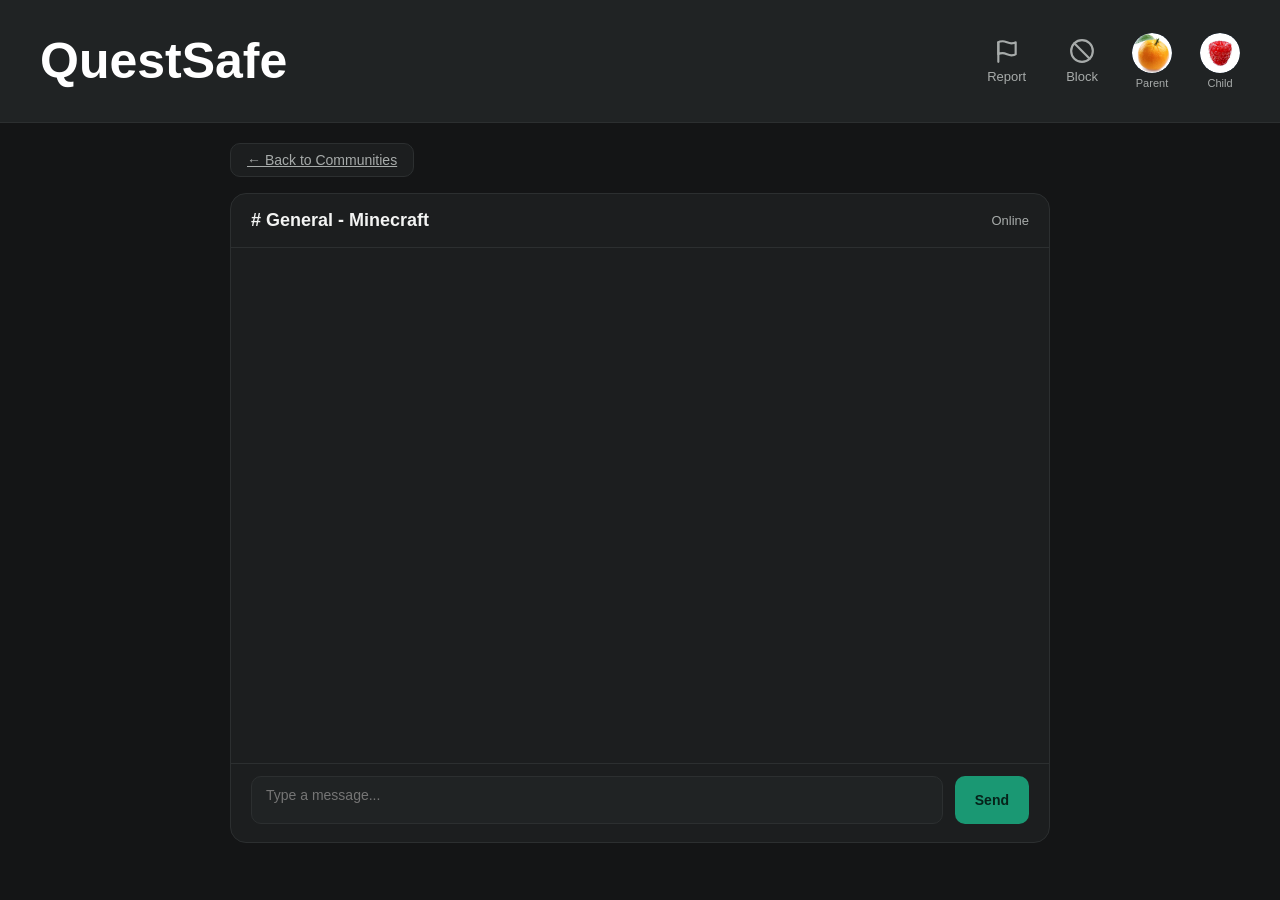
<file: Minecraft.html>
<!DOCTYPE html>
<html lang="en">
<head>
<meta charset="UTF-8" />
<meta name="viewport" content="width=device-width, initial-scale=1.0" />
<title>QuestSafe</title>
<link rel="stylesheet" href="styles.css" />
<script src="script.js"></script>
</head>


<body class="home-body">



<div class="header">
  <h1 class="logo"> QuestSafe </h1>
  <div class="header-actions">
    <button class="icon-button" id="reportButton" title="Report">
      <svg viewBox="0 0 24 24" fill="none" stroke="currentColor" stroke-width="2" stroke-linecap="round" stroke-linejoin="round"><path d="M4 15s1-1 4-1 5 2 8 2 4-1 4-1V4s-1 1-4 1-5-2-8-2-4 1-4 1z"/><path d="M4 22V4"/></svg>
      <span>Report</span>
    </button>

    <button class="icon-button" id="blockButton" title="Block">
      <svg viewBox="0 0 24 24" fill="none" stroke="currentColor" stroke-width="2" stroke-linecap="round" stroke-linejoin="round"><circle cx="12" cy="12" r="10"/><path d="m4.9 4.9 14.2 14.2"/></svg>
      <span>Block</span>
    </button>

      <!-- jp4235: Parent profile avatar -->
      <div class="avatar-group">

          <div class="avatar" id="profileButton">
             <img
                id="profileAvatar"
                src="avatars/avatar1.png"
                alt="Parent Avatar">
        </div>

        <span class="avatar-label">Parent</span>

    </div>


    <!-- jp4235: Child profile avatar -->
    <div class="avatar-group">

        <div class="avatar" id="childProfileButton">
             <img
                id="childProfileAvatar"
                src="avatars/avatar2.png"
                alt="Child Avatar">
        </div>

        <span class="avatar-label">Child</span>

    </div>
  </div>
</div>

<!--messaging layout-->
<div class="messaging-layout">
<div class="messaging-header">
<a href="communities.html" class="back-button">← Back to Communities</a>
    </button>
</div>

<div class="chat-panel">
    <div class="chat-header">
        <h3 id="ChatChannelTitle"># General - Minecraft</h3>
        <span class="chat-status">Online</span>
</div>

<div class="chat-messages" id="chatMessages">
    </div>

<div class="chat-input">
    <textarea id="chatInput" rows="1" placeholder="Type a message..."></textarea>
    <button id="sendButton" class="send-button">Send</button>
</div>
</div>
</div>  

<!-- jp4235: Report User Popup -->
<div id="reportPopup" class="popup-overlay">

  <div class="popup-content">

    <div class="popup-header">
      <h2>Report a User</h2>
      <button id="closeReportPopup" class="close-button">✕</button>
    </div>

    <hr>

    <!-- Form view: shown first -->
    <div id="reportFormView">

      <div class="report-info">
        Enter a username and choose a reason, then click Report to send it to a moderator for review.
        The moderator can also decide if you are abusing this feature! Remember, you can also choose to ignore this user.
      </div>

      <!-- zzs25: Username field — replaces the old hardcoded <username> placeholder.
           Editable when opened from the header Report button, read-only + pre-filled
           when opened by clicking a member's report icon (see openReportPopup()) -->
      <div class="field" id="reportUsernameField">
        <label for="reportUsernameInput">Username</label>
        <input type="text" id="reportUsernameInput" placeholder="Enter a username" autocomplete="off">
      </div>

      <div class="reason-select" id="reasonSelect">
        <span class="reason-icon">+</span>
        <span id="reasonLabel">Inappropriate Language!</span>
      </div>

      <div class="block-row">
        <input type="radio" name="moderationAction" id="blockUserOption" value="block">
        <label for="blockUserOption" id="blockUserLabel">Block User</label>
      </div>

      <div class="block-row">
        <input type="radio" name="moderationAction" id="muteUserOption" value="mute">
        <label for="muteUserOption" id="muteUserLabel">Mute User</label>
      </div>

      <div class="report-actions">
        <button id="cancelReport" class="cancel-btn">CANCEL ✕</button>
        <button id="submitReport" class="report-btn">REPORT ✓</button>
      </div>

    </div>

    <!-- Success view: hidden until Report is clicked -->
    <div id="reportSuccessView" class="hidden">

      <div class="report-info">
        You have successfully reported <strong id="reportedUsernameConfirm">&lt;username&gt;</strong>.
      </div>

      <div class="report-actions">
        <button id="closeSuccessBtn" class="report-btn full-width">CLOSE ✓</button>
      </div>

    </div>

  </div>

</div>

<!-- jp4235: Parent Profile Popup -->
<div id="profilePopup" class="popup-overlay">

  <div class="popup-content">

    <div class="popup-header">
      <h2>Parent Profile</h2>

      <button id="closePopup" class="close-button">
        ✕
      </button>
    </div>

    <hr>

    <p>
<!-- =======================================
     jp4235: Profile Selection
======================================= -->


<div class="profile-tabs">

          <button 
              id="parentProfileTab" 
              class="profile-tab active">
              Parent
          </button>


          <button 
              id="childProfileTab" 
              class="profile-tab">
              Child
          </button>

      </div>


      <h3 id="avatarTitle">
          Select Parent Avatar
      </h3>


      <div class="avatar-grid">

        <img src="avatars/avatar1.png" class="avatar-choice selected">

         <img src="avatars/avatar2.png" class="avatar-choice">

         <img src="avatars/avatar3.png" class="avatar-choice">

         <img src="avatars/avatar4.png" class="avatar-choice">

         <img src="avatars/avatar5.png" class="avatar-choice">

         <img src="avatars/avatar6.png" class="avatar-choice">

      </div>


      <button id="saveAvatar" class="primary-btn">
          Save Avatar
      </button>
    </p>

  </div>

</div>

<script>
// This page has the top banner (Report, Block, Profile) plus per-member report icons.

document.getElementById('blockButton').addEventListener('click', () => {
});

// =======================================================
// jp4235: Profile Popup
// =======================================================

const profilePopup = document.getElementById('profilePopup');

const profileButton = document.getElementById('profileButton');

// jp4235: Child profile button

const childProfileButton =
document.getElementById("childProfileButton");

const closePopup = document.getElementById('closePopup');

profileButton.addEventListener('click', () => {

    profilePopup.classList.add('show');

    switchToParent();

});

// =======================================================
// jp4235: Open popup for Child
// =======================================================

childProfileButton.addEventListener('click', () => {

    profilePopup.classList.add('show');

    switchToChild();

});

closePopup.addEventListener('click', () => {

    profilePopup.classList.remove('show');

});

// =======================================================
// sr3745: Report Popup
// =======================================================

const reportPopup = document.getElementById('reportPopup');
const reportButton = document.getElementById('reportButton');
const closeReportPopup = document.getElementById('closeReportPopup');
const cancelReport = document.getElementById('cancelReport');
const submitReport = document.getElementById('submitReport');
const reportUsernameInput = document.getElementById('reportUsernameInput');
const blockUserOption = document.getElementById('blockUserOption');
const blockUserLabel = document.getElementById('blockUserLabel');
const muteUserOption = document.getElementById('muteUserOption');
const muteUserLabel = document.getElementById('muteUserLabel');

// zzs25: Small inline validation helpers (mirrors script.js's showError/clearError pattern)
function showFieldError(fieldEl, message) {
    clearFieldError(fieldEl);
    fieldEl.parentElement.classList.add('error');
    const err = document.createElement('div');
    err.className = 'field-error';
    err.textContent = message;
    fieldEl.parentElement.appendChild(err);
}

function clearFieldError(fieldEl) {
    fieldEl.parentElement.classList.remove('error');
    const existing = fieldEl.parentElement.querySelector('.field-error');
    if (existing) existing.remove();
}

// zzs25: Opens the report popup.
// - Call with no args (top-bar Report button) to let the user type a username.
// - Call with a username (clicking a user's report icon) to pre-fill it and lock it.
function openReportPopup(username) {
    clearFieldError(reportUsernameInput);
    if (username) {
        reportUsernameInput.value = username;
        reportUsernameInput.readOnly = true;
    } else {
        reportUsernameInput.value = '';
        reportUsernameInput.readOnly = false;
    }

    updateModerationControls();
    reportPopup.classList.add('show');

    if (!username) {
        reportUsernameInput.focus();
    }
}

function updateModerationControls() {
    const username = reportUsernameInput.value.trim();
    const isMuted = username && typeof window.questsafeIsMuted === 'function'
        ? window.questsafeIsMuted(username)
        : false;
    const isBlocked = username && typeof window.questsafeIsBlocked === 'function'
        ? window.questsafeIsBlocked(username)
        : false;

    blockUserOption.checked = false;
    muteUserOption.checked = false;
    blockUserLabel.textContent = isBlocked ? 'Unblock User' : 'Block User';
    muteUserLabel.textContent = isMuted ? 'Unmute User' : 'Mute User';

    if (isBlocked) {
        blockUserOption.checked = true;
    } else if (isMuted) {
        muteUserOption.checked = true;
    }
}

reportUsernameInput.addEventListener('input', updateModerationControls);

reportButton.addEventListener('click', () => {
    openReportPopup();
});

// zzs25: Report icon on each community member — reports that user directly
document.querySelectorAll('.report-user-trigger').forEach((btn) => {
    btn.addEventListener('click', (e) => {
        e.stopPropagation();
        openReportPopup(btn.dataset.username);
    });
});

closeReportPopup.addEventListener('click', () => {
    reportPopup.classList.remove('show');
});

cancelReport.addEventListener('click', () => {
    reportPopup.classList.remove('show');
});

// Cycle through reasons on click — swap for a real dropdown later
const reasons = ['Inappropriate Language!', 'Harassment', 'Spam', 'Impersonation'];
let reasonIndex = 0;
document.getElementById('reasonSelect').addEventListener('click', () => {
    reasonIndex = (reasonIndex + 1) % reasons.length;
    document.getElementById('reasonLabel').textContent = reasons[reasonIndex];
});

submitReport.addEventListener('click', () => {
    // zzs25: Pull the username out of the field (typed or pre-filled) and validate it
    const username = reportUsernameInput.value.trim();
    const reason = document.getElementById('reasonLabel').textContent;
    const action = document.querySelector('input[name="moderationAction"]:checked')?.value || '';
    const isCurrentlyBlocked = typeof window.questsafeIsBlocked === 'function' && window.questsafeIsBlocked(username);
    const isCurrentlyMuted = typeof window.questsafeIsMuted === 'function' && window.questsafeIsMuted(username);
    const wantsBlock = action === 'block';
    const wantsMute = action === 'mute';

    if (!username) {
        showFieldError(reportUsernameInput, 'Please enter a username to report.');
        return;
    }
    clearFieldError(reportUsernameInput);

    // Block and mute are mutually exclusive parent/admin moderation actions.
    if (typeof currentProfile !== 'undefined' && currentProfile !== 'parent' && (wantsMute || wantsBlock)) {
        alert('Only the Parent profile can block or mute a user.');
        return;
    }

    if (wantsBlock) {
        if (isCurrentlyBlocked) {
            if (typeof window.questsafeUnblockUser === 'function') window.questsafeUnblockUser(username);
        } else {
            if (typeof window.questsafeBlockUser === 'function') window.questsafeBlockUser(username);
            if (isCurrentlyMuted && typeof window.questsafeUnmuteUser === 'function') window.questsafeUnmuteUser(username);
        }
    } else if (wantsMute) {
        if (isCurrentlyMuted) {
            if (typeof window.questsafeUnmuteUser === 'function') window.questsafeUnmuteUser(username);
        } else {
            if (typeof window.questsafeMuteUser === 'function') window.questsafeMuteUser(username);
            if (isCurrentlyBlocked && typeof window.questsafeUnblockUser === 'function') window.questsafeUnblockUser(username);
        }
    }

    console.log('Report submitted:', { username, reason, action });

    document.getElementById('reportedUsernameConfirm').textContent = username;
    document.getElementById('reportFormView').classList.add('hidden');
    document.getElementById('reportSuccessView').classList.remove('hidden');
});

// Close after seeing the success message
document.getElementById('closeSuccessBtn').addEventListener('click', () => {
    reportPopup.classList.remove('show');

    // Reset back to the form view for next time the popup opens
    document.getElementById('reportSuccessView').classList.add('hidden');
    document.getElementById('reportFormView').classList.remove('hidden');

    // zzs25: Reset the username field so the next open starts clean/editable again
    reportUsernameInput.value = '';
    reportUsernameInput.readOnly = false;
    blockUserOption.checked = false;
    muteUserOption.checked = false;
    blockUserLabel.textContent = 'Block User';
    muteUserLabel.textContent = 'Mute User';
    clearFieldError(reportUsernameInput);
});

// =======================================================
// zzs25 : Avatar Selection + Saving 
// =======================================================

const avatarChoices = document.querySelectorAll('.avatar-choice');

const profileAvatar = document.getElementById('profileAvatar');

const saveAvatarButton = document.getElementById('saveAvatar');

// zzs25: Store separate avatars

let currentProfile = "parent";


let selectedAvatar = 
    localStorage.getItem("parentAvatar")
    || "avatars/avatar1.png";


let parentAvatar =
    localStorage.getItem("parentAvatar")
    || "avatars/avatar1.png";


let childAvatar =
    localStorage.getItem("childAvatar")
    || "avatars/avatar2.png";

// Select avatar
avatarChoices.forEach(avatar => {

    avatar.addEventListener('click', () => {


        // Remove previous selection

        avatarChoices.forEach(choice => {

            choice.classList.remove('selected');

        });


        // Highlight chosen avatar

        avatar.classList.add('selected');


        // Store chosen image path

        selectedAvatar = avatar.src;


    });

});

// =======================================================
// zzs25: Switch Parent / Child Profiles
// =======================================================


const parentProfileTab =
document.getElementById("parentProfileTab");


const childProfileTab =
document.getElementById("childProfileTab");


const avatarTitle =
document.getElementById("avatarTitle");

// =======================================================
// jp4235: Profile Switching Functions
// =======================================================

function switchToParent() {

    currentProfile = "parent";

    selectedAvatar = parentAvatar;

    avatarTitle.textContent = "Select Parent Avatar";

    parentProfileTab.classList.add("active");

    childProfileTab.classList.remove("active");

    // Highlight selected avatar

    avatarChoices.forEach(choice => {

        choice.classList.remove("selected");

        if (choice.src === selectedAvatar) {

            choice.classList.add("selected");

        }

    });

}

function switchToChild() {

    currentProfile = "child";

    selectedAvatar = childAvatar;

    avatarTitle.textContent = "Select Child Avatar";

    childProfileTab.classList.add("active");

    parentProfileTab.classList.remove("active");

    // Highlight selected avatar

    avatarChoices.forEach(choice => {

        choice.classList.remove("selected");

        if (choice.src === selectedAvatar) {

            choice.classList.add("selected");

        }

    });

}


parentProfileTab.addEventListener("click", () => {

    switchToParent();

});



childProfileTab.addEventListener("click", () => {

    switchToChild();

});


// Save avatar

saveAvatarButton.addEventListener('click', () => {



if(currentProfile === "parent"){

    parentAvatar = selectedAvatar;

    localStorage.setItem(
        "parentAvatar",
        parentAvatar
    );

}
else{

    childAvatar = selectedAvatar;

    localStorage.setItem(
        "childAvatar",
        childAvatar
    );

}

    // Update the correct header avatar

    if(currentProfile === "parent"){

        profileAvatar.src = parentAvatar;

    }
    else{

        childProfileAvatar.src = childAvatar;

    }

// Close popup

profilePopup.classList.remove('show');


});

// =======================================================
// zzs25: Load saved avatars when page opens
// =======================================================

profileAvatar.src = parentAvatar;

const childProfileAvatar =
document.getElementById("childProfileAvatar");

childProfileAvatar.src = childAvatar;
</script>
  <script src="chat.js"></script>
</body>
</html>
</file>
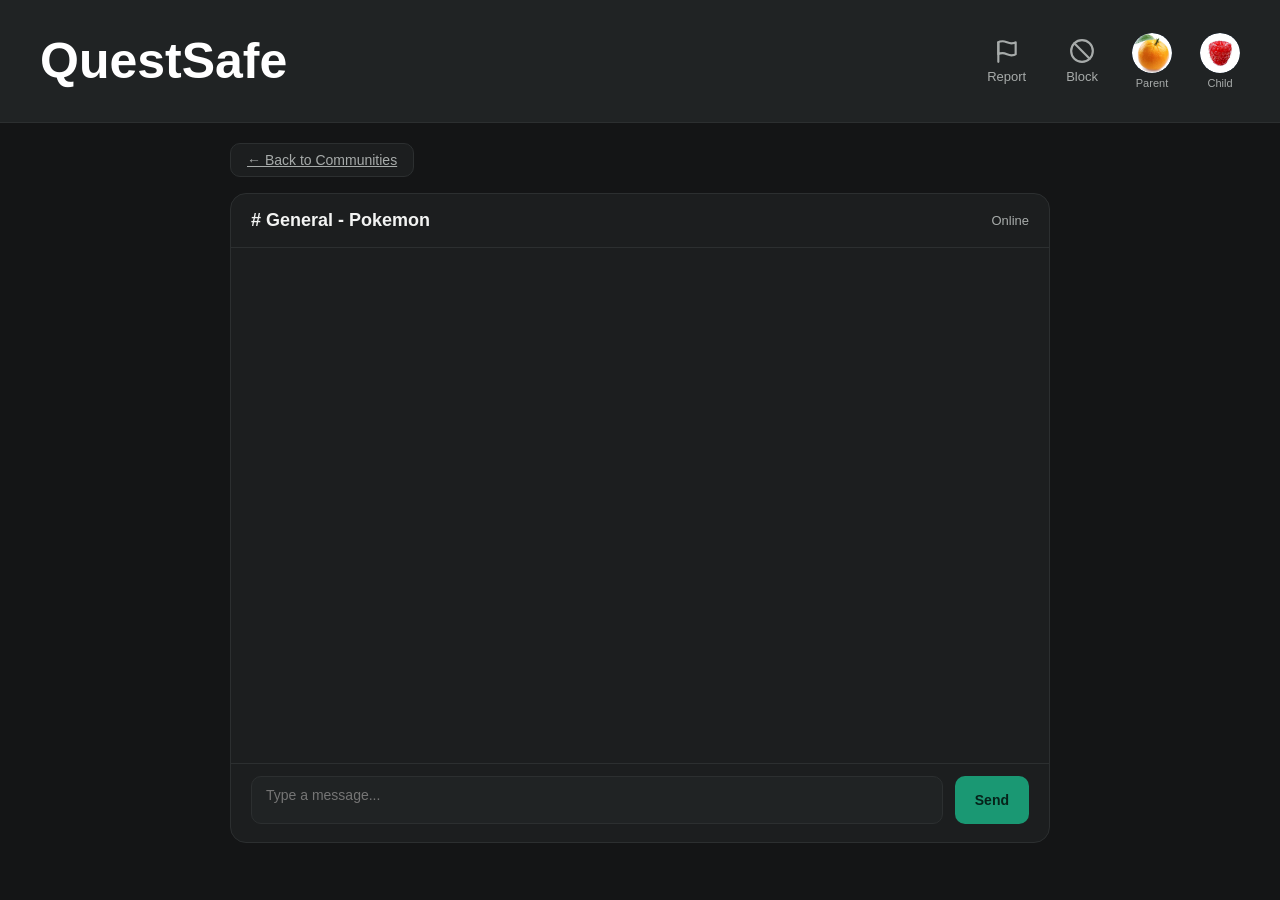
<file: Pokemon.html>
<!DOCTYPE html>
<html lang="en">
<head>
<meta charset="UTF-8" />
<meta name="viewport" content="width=device-width, initial-scale=1.0" />
<title>QuestSafe</title>
<link rel="stylesheet" href="styles.css" />
<script src="script.js"></script>
</head>


<body class="home-body">



<div class="header">
  <h1 class="logo"> QuestSafe </h1>
  <div class="header-actions">
    <button class="icon-button" id="reportButton" title="Report">
      <svg viewBox="0 0 24 24" fill="none" stroke="currentColor" stroke-width="2" stroke-linecap="round" stroke-linejoin="round"><path d="M4 15s1-1 4-1 5 2 8 2 4-1 4-1V4s-1 1-4 1-5-2-8-2-4 1-4 1z"/><path d="M4 22V4"/></svg>
      <span>Report</span>
    </button>

    <button class="icon-button" id="blockButton" title="Block">
      <svg viewBox="0 0 24 24" fill="none" stroke="currentColor" stroke-width="2" stroke-linecap="round" stroke-linejoin="round"><circle cx="12" cy="12" r="10"/><path d="m4.9 4.9 14.2 14.2"/></svg>
      <span>Block</span>
    </button>

      <!-- jp4235: Parent profile avatar -->
      <div class="avatar-group">

          <div class="avatar" id="profileButton">
             <img
                id="profileAvatar"
                src="avatars/avatar1.png"
                alt="Parent Avatar">
        </div>

        <span class="avatar-label">Parent</span>

    </div>


    <!-- jp4235: Child profile avatar -->
    <div class="avatar-group">

        <div class="avatar" id="childProfileButton">
             <img
                id="childProfileAvatar"
                src="avatars/avatar2.png"
                alt="Child Avatar">
        </div>

        <span class="avatar-label">Child</span>

    </div>
  </div>
</div>

<!--messaging layout-->
<div class="messaging-layout">
<div class="messaging-header">
<a href="communities.html" class="back-button">← Back to Communities</a>
    </button>
</div>

<div class="chat-panel">
    <div class="chat-header">
        <h3 id="ChatChannelTitle"># General - Pokemon </h3>
        <span class="chat-status">Online</span>
</div>

<div class="chat-messages" id="chatMessages">
    </div>

<div class="chat-input">
    <textarea id="chatInput" rows="1" placeholder="Type a message..."></textarea>
    <button id="sendButton" class="send-button">Send</button>
</div>
</div>
</div>  

<!-- jp4235: Report User Popup -->
<div id="reportPopup" class="popup-overlay">

  <div class="popup-content">

    <div class="popup-header">
      <h2>Report a User</h2>
      <button id="closeReportPopup" class="close-button">✕</button>
    </div>

    <hr>

    <!-- Form view: shown first -->
    <div id="reportFormView">

      <div class="report-info">
        Enter a username and choose a reason, then click Report to send it to a moderator for review.
        The moderator can also decide if you are abusing this feature! Remember, you can also choose to ignore this user.
      </div>

      <!-- zzs25: Username field — replaces the old hardcoded <username> placeholder.
           Editable when opened from the header Report button, read-only + pre-filled
           when opened by clicking a member's report icon (see openReportPopup()) -->
      <div class="field" id="reportUsernameField">
        <label for="reportUsernameInput">Username</label>
        <input type="text" id="reportUsernameInput" placeholder="Enter a username" autocomplete="off">
      </div>

      <div class="reason-select" id="reasonSelect">
        <span class="reason-icon">+</span>
        <span id="reasonLabel">Inappropriate Language!</span>
      </div>

      <div class="block-row">
        <input type="radio" name="moderationAction" id="blockUserOption" value="block">
        <label for="blockUserOption" id="blockUserLabel">Block User</label>
      </div>

      <div class="block-row">
        <input type="radio" name="moderationAction" id="muteUserOption" value="mute">
        <label for="muteUserOption" id="muteUserLabel">Mute User</label>
      </div>

      <div class="report-actions">
        <button id="cancelReport" class="cancel-btn">CANCEL ✕</button>
        <button id="submitReport" class="report-btn">REPORT ✓</button>
      </div>

    </div>

    <!-- Success view: hidden until Report is clicked -->
    <div id="reportSuccessView" class="hidden">

      <div class="report-info">
        You have successfully reported <strong id="reportedUsernameConfirm">&lt;username&gt;</strong>.
      </div>

      <div class="report-actions">
        <button id="closeSuccessBtn" class="report-btn full-width">CLOSE ✓</button>
      </div>

    </div>

  </div>

</div>

<!-- jp4235: Parent Profile Popup -->
<div id="profilePopup" class="popup-overlay">

  <div class="popup-content">

    <div class="popup-header">
      <h2>Parent Profile</h2>

      <button id="closePopup" class="close-button">
        ✕
      </button>
    </div>

    <hr>

    <p>
<!-- =======================================
     jp4235: Profile Selection
======================================= -->


<div class="profile-tabs">

          <button 
              id="parentProfileTab" 
              class="profile-tab active">
              Parent
          </button>


          <button 
              id="childProfileTab" 
              class="profile-tab">
              Child
          </button>

      </div>


      <h3 id="avatarTitle">
          Select Parent Avatar
      </h3>


      <div class="avatar-grid">

        <img src="avatars/avatar1.png" class="avatar-choice selected">

         <img src="avatars/avatar2.png" class="avatar-choice">

         <img src="avatars/avatar3.png" class="avatar-choice">

         <img src="avatars/avatar4.png" class="avatar-choice">

         <img src="avatars/avatar5.png" class="avatar-choice">

         <img src="avatars/avatar6.png" class="avatar-choice">

      </div>


      <button id="saveAvatar" class="primary-btn">
          Save Avatar
      </button>
    </p>

  </div>

</div>

<script>
// This page has the top banner (Report, Block, Profile) plus per-member report icons.

document.getElementById('blockButton').addEventListener('click', () => {
});

// =======================================================
// jp4235: Profile Popup
// =======================================================

const profilePopup = document.getElementById('profilePopup');

const profileButton = document.getElementById('profileButton');

// jp4235: Child profile button

const childProfileButton =
document.getElementById("childProfileButton");

const closePopup = document.getElementById('closePopup');

profileButton.addEventListener('click', () => {

    profilePopup.classList.add('show');

    switchToParent();

});

// =======================================================
// jp4235: Open popup for Child
// =======================================================

childProfileButton.addEventListener('click', () => {

    profilePopup.classList.add('show');

    switchToChild();

});

closePopup.addEventListener('click', () => {

    profilePopup.classList.remove('show');

});

// =======================================================
// sr3745: Report Popup
// =======================================================

const reportPopup = document.getElementById('reportPopup');
const reportButton = document.getElementById('reportButton');
const closeReportPopup = document.getElementById('closeReportPopup');
const cancelReport = document.getElementById('cancelReport');
const submitReport = document.getElementById('submitReport');
const reportUsernameInput = document.getElementById('reportUsernameInput');
const blockUserOption = document.getElementById('blockUserOption');
const blockUserLabel = document.getElementById('blockUserLabel');
const muteUserOption = document.getElementById('muteUserOption');
const muteUserLabel = document.getElementById('muteUserLabel');

// zzs25: Small inline validation helpers (mirrors script.js's showError/clearError pattern)
function showFieldError(fieldEl, message) {
    clearFieldError(fieldEl);
    fieldEl.parentElement.classList.add('error');
    const err = document.createElement('div');
    err.className = 'field-error';
    err.textContent = message;
    fieldEl.parentElement.appendChild(err);
}

function clearFieldError(fieldEl) {
    fieldEl.parentElement.classList.remove('error');
    const existing = fieldEl.parentElement.querySelector('.field-error');
    if (existing) existing.remove();
}

// zzs25: Opens the report popup.
// - Call with no args (top-bar Report button) to let the user type a username.
// - Call with a username (clicking a user's report icon) to pre-fill it and lock it.
function openReportPopup(username) {
    clearFieldError(reportUsernameInput);
    if (username) {
        reportUsernameInput.value = username;
        reportUsernameInput.readOnly = true;
    } else {
        reportUsernameInput.value = '';
        reportUsernameInput.readOnly = false;
    }

    updateModerationControls();
    reportPopup.classList.add('show');

    if (!username) {
        reportUsernameInput.focus();
    }
}

function updateModerationControls() {
    const username = reportUsernameInput.value.trim();
    const isMuted = username && typeof window.questsafeIsMuted === 'function'
        ? window.questsafeIsMuted(username)
        : false;
    const isBlocked = username && typeof window.questsafeIsBlocked === 'function'
        ? window.questsafeIsBlocked(username)
        : false;

    blockUserOption.checked = false;
    muteUserOption.checked = false;
    blockUserLabel.textContent = isBlocked ? 'Unblock User' : 'Block User';
    muteUserLabel.textContent = isMuted ? 'Unmute User' : 'Mute User';

    if (isBlocked) {
        blockUserOption.checked = true;
    } else if (isMuted) {
        muteUserOption.checked = true;
    }
}

reportUsernameInput.addEventListener('input', updateModerationControls);

reportButton.addEventListener('click', () => {
    openReportPopup();
});

// zzs25: Report icon on each community member — reports that user directly
document.querySelectorAll('.report-user-trigger').forEach((btn) => {
    btn.addEventListener('click', (e) => {
        e.stopPropagation();
        openReportPopup(btn.dataset.username);
    });
});

closeReportPopup.addEventListener('click', () => {
    reportPopup.classList.remove('show');
});

cancelReport.addEventListener('click', () => {
    reportPopup.classList.remove('show');
});

// Cycle through reasons on click — swap for a real dropdown later
const reasons = ['Inappropriate Language!', 'Harassment', 'Spam', 'Impersonation'];
let reasonIndex = 0;
document.getElementById('reasonSelect').addEventListener('click', () => {
    reasonIndex = (reasonIndex + 1) % reasons.length;
    document.getElementById('reasonLabel').textContent = reasons[reasonIndex];
});

submitReport.addEventListener('click', () => {
    // zzs25: Pull the username out of the field (typed or pre-filled) and validate it
    const username = reportUsernameInput.value.trim();
    const reason = document.getElementById('reasonLabel').textContent;
    const action = document.querySelector('input[name="moderationAction"]:checked')?.value || '';
    const isCurrentlyBlocked = typeof window.questsafeIsBlocked === 'function' && window.questsafeIsBlocked(username);
    const isCurrentlyMuted = typeof window.questsafeIsMuted === 'function' && window.questsafeIsMuted(username);
    const wantsBlock = action === 'block';
    const wantsMute = action === 'mute';

    if (!username) {
        showFieldError(reportUsernameInput, 'Please enter a username to report.');
        return;
    }
    clearFieldError(reportUsernameInput);

    // Block and mute are mutually exclusive parent/admin moderation actions.
    if (typeof currentProfile !== 'undefined' && currentProfile !== 'parent' && (wantsMute || wantsBlock)) {
        alert('Only the Parent profile can block or mute a user.');
        return;
    }

    if (wantsBlock) {
        if (isCurrentlyBlocked) {
            if (typeof window.questsafeUnblockUser === 'function') window.questsafeUnblockUser(username);
        } else {
            if (typeof window.questsafeBlockUser === 'function') window.questsafeBlockUser(username);
            if (isCurrentlyMuted && typeof window.questsafeUnmuteUser === 'function') window.questsafeUnmuteUser(username);
        }
    } else if (wantsMute) {
        if (isCurrentlyMuted) {
            if (typeof window.questsafeUnmuteUser === 'function') window.questsafeUnmuteUser(username);
        } else {
            if (typeof window.questsafeMuteUser === 'function') window.questsafeMuteUser(username);
            if (isCurrentlyBlocked && typeof window.questsafeUnblockUser === 'function') window.questsafeUnblockUser(username);
        }
    }

    console.log('Report submitted:', { username, reason, action });

    document.getElementById('reportedUsernameConfirm').textContent = username;
    document.getElementById('reportFormView').classList.add('hidden');
    document.getElementById('reportSuccessView').classList.remove('hidden');
});

// Close after seeing the success message
document.getElementById('closeSuccessBtn').addEventListener('click', () => {
    reportPopup.classList.remove('show');

    // Reset back to the form view for next time the popup opens
    document.getElementById('reportSuccessView').classList.add('hidden');
    document.getElementById('reportFormView').classList.remove('hidden');

    // zzs25: Reset the username field so the next open starts clean/editable again
    reportUsernameInput.value = '';
    reportUsernameInput.readOnly = false;
    blockUserOption.checked = false;
    muteUserOption.checked = false;
    blockUserLabel.textContent = 'Block User';
    muteUserLabel.textContent = 'Mute User';
    clearFieldError(reportUsernameInput);
});

// =======================================================
// zzs25 : Avatar Selection + Saving 
// =======================================================

const avatarChoices = document.querySelectorAll('.avatar-choice');

const profileAvatar = document.getElementById('profileAvatar');

const saveAvatarButton = document.getElementById('saveAvatar');

// zzs25: Store separate avatars

let currentProfile = "parent";


let selectedAvatar = 
    localStorage.getItem("parentAvatar")
    || "avatars/avatar1.png";


let parentAvatar =
    localStorage.getItem("parentAvatar")
    || "avatars/avatar1.png";


let childAvatar =
    localStorage.getItem("childAvatar")
    || "avatars/avatar2.png";

// Select avatar
avatarChoices.forEach(avatar => {

    avatar.addEventListener('click', () => {


        // Remove previous selection

        avatarChoices.forEach(choice => {

            choice.classList.remove('selected');

        });


        // Highlight chosen avatar

        avatar.classList.add('selected');


        // Store chosen image path

        selectedAvatar = avatar.src;


    });

});

// =======================================================
// zzs25: Switch Parent / Child Profiles
// =======================================================


const parentProfileTab =
document.getElementById("parentProfileTab");


const childProfileTab =
document.getElementById("childProfileTab");


const avatarTitle =
document.getElementById("avatarTitle");

// =======================================================
// jp4235: Profile Switching Functions
// =======================================================

function switchToParent() {

    currentProfile = "parent";

    selectedAvatar = parentAvatar;

    avatarTitle.textContent = "Select Parent Avatar";

    parentProfileTab.classList.add("active");

    childProfileTab.classList.remove("active");

    // Highlight selected avatar

    avatarChoices.forEach(choice => {

        choice.classList.remove("selected");

        if (choice.src === selectedAvatar) {

            choice.classList.add("selected");

        }

    });

}

function switchToChild() {

    currentProfile = "child";

    selectedAvatar = childAvatar;

    avatarTitle.textContent = "Select Child Avatar";

    childProfileTab.classList.add("active");

    parentProfileTab.classList.remove("active");

    // Highlight selected avatar

    avatarChoices.forEach(choice => {

        choice.classList.remove("selected");

        if (choice.src === selectedAvatar) {

            choice.classList.add("selected");

        }

    });

}


parentProfileTab.addEventListener("click", () => {

    switchToParent();

});



childProfileTab.addEventListener("click", () => {

    switchToChild();

});


// Save avatar

saveAvatarButton.addEventListener('click', () => {



if(currentProfile === "parent"){

    parentAvatar = selectedAvatar;

    localStorage.setItem(
        "parentAvatar",
        parentAvatar
    );

}
else{

    childAvatar = selectedAvatar;

    localStorage.setItem(
        "childAvatar",
        childAvatar
    );

}

    // Update the correct header avatar

    if(currentProfile === "parent"){

        profileAvatar.src = parentAvatar;

    }
    else{

        childProfileAvatar.src = childAvatar;

    }

// Close popup

profilePopup.classList.remove('show');


});

// =======================================================
// zzs25: Load saved avatars when page opens
// =======================================================

profileAvatar.src = parentAvatar;

const childProfileAvatar =
document.getElementById("childProfileAvatar");

childProfileAvatar.src = childAvatar;
</script>
  <script src="chat.js"></script>
</body>
</html>
</file>
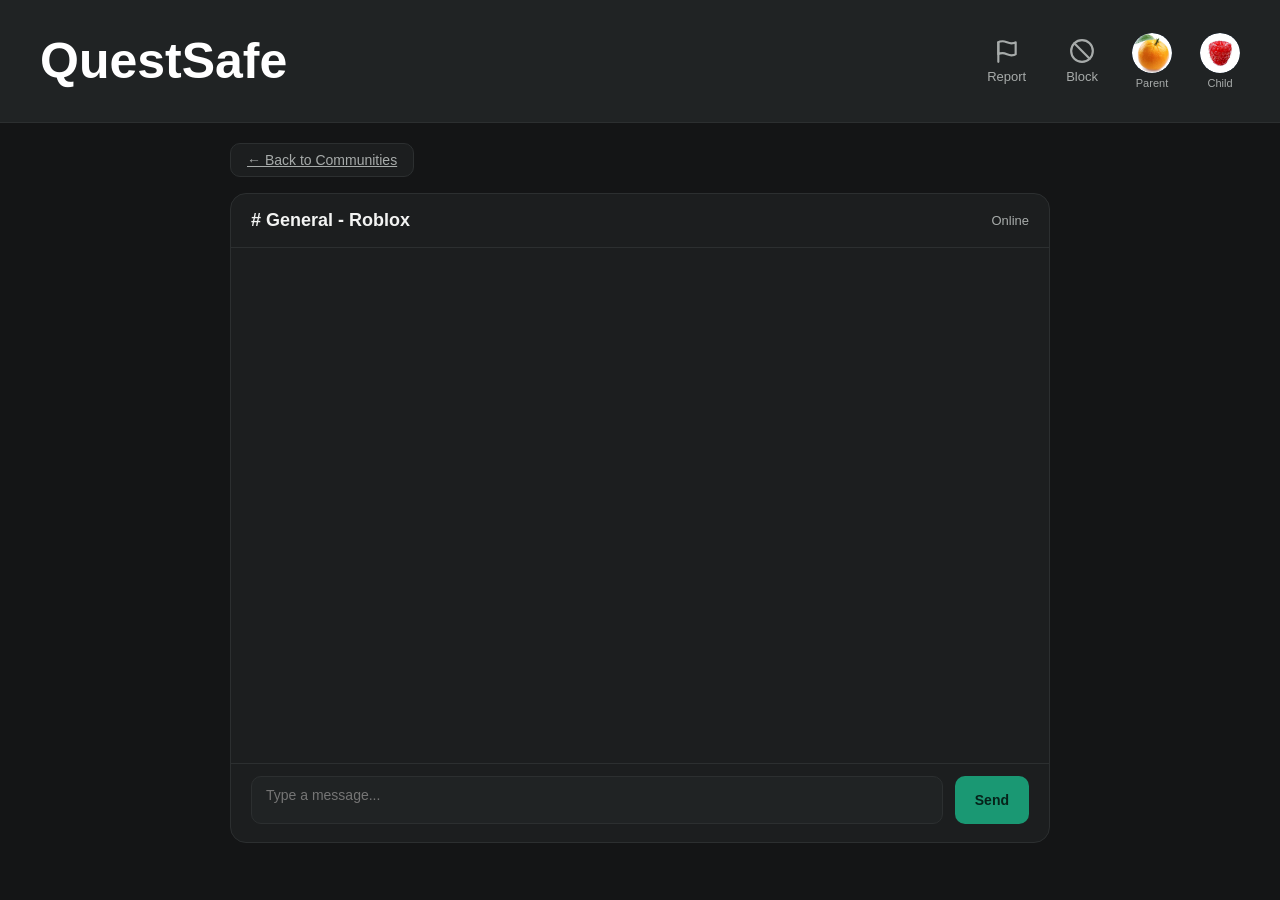
<file: Roblox.html>
<!DOCTYPE html>
<html lang="en">
<head>
<meta charset="UTF-8" />
<meta name="viewport" content="width=device-width, initial-scale=1.0" />
<title>QuestSafe</title>
<link rel="stylesheet" href="styles.css" />
<script src="script.js"></script>
</head>


<body class="home-body">



<div class="header">
  <h1 class="logo"> QuestSafe </h1>
  <div class="header-actions">
    <button class="icon-button" id="reportButton" title="Report">
      <svg viewBox="0 0 24 24" fill="none" stroke="currentColor" stroke-width="2" stroke-linecap="round" stroke-linejoin="round"><path d="M4 15s1-1 4-1 5 2 8 2 4-1 4-1V4s-1 1-4 1-5-2-8-2-4 1-4 1z"/><path d="M4 22V4"/></svg>
      <span>Report</span>
    </button>

    <button class="icon-button" id="blockButton" title="Block">
      <svg viewBox="0 0 24 24" fill="none" stroke="currentColor" stroke-width="2" stroke-linecap="round" stroke-linejoin="round"><circle cx="12" cy="12" r="10"/><path d="m4.9 4.9 14.2 14.2"/></svg>
      <span>Block</span>
    </button>

      <!-- jp4235: Parent profile avatar -->
      <div class="avatar-group">

          <div class="avatar" id="profileButton">
             <img
                id="profileAvatar"
                src="avatars/avatar1.png"
                alt="Parent Avatar">
        </div>

        <span class="avatar-label">Parent</span>

    </div>


    <!-- jp4235: Child profile avatar -->
    <div class="avatar-group">

        <div class="avatar" id="childProfileButton">
             <img
                id="childProfileAvatar"
                src="avatars/avatar2.png"
                alt="Child Avatar">
        </div>

        <span class="avatar-label">Child</span>

    </div>
  </div>
</div>

<!--messaging layout-->
<div class="messaging-layout">
<div class="messaging-header">
<a href="communities.html" class="back-button">← Back to Communities</a>
    </button>
</div>

<div class="chat-panel">
    <div class="chat-header">
        <h3 id="ChatChannelTitle"># General - Roblox</h3>
        <span class="chat-status">Online</span>
</div>

<div class="chat-messages" id="chatMessages">
    </div>

<div class="chat-input">
    <textarea id="chatInput" rows="1" placeholder="Type a message..."></textarea>
    <button id="sendButton" class="send-button">Send</button>
</div>
</div>
</div>  

<!-- jp4235: Report User Popup -->
<div id="reportPopup" class="popup-overlay">

  <div class="popup-content">

    <div class="popup-header">
      <h2>Report a User</h2>
      <button id="closeReportPopup" class="close-button">✕</button>
    </div>

    <hr>

    <!-- Form view: shown first -->
    <div id="reportFormView">

      <div class="report-info">
        Enter a username and choose a reason, then click Report to send it to a moderator for review.
        The moderator can also decide if you are abusing this feature! Remember, you can also choose to ignore this user.
      </div>

      <!-- zzs25: Username field — replaces the old hardcoded <username> placeholder.
           Editable when opened from the header Report button, read-only + pre-filled
           when opened by clicking a member's report icon (see openReportPopup()) -->
      <div class="field" id="reportUsernameField">
        <label for="reportUsernameInput">Username</label>
        <input type="text" id="reportUsernameInput" placeholder="Enter a username" autocomplete="off">
      </div>

      <div class="reason-select" id="reasonSelect">
        <span class="reason-icon">+</span>
        <span id="reasonLabel">Inappropriate Language!</span>
      </div>

      <div class="block-row">
        <input type="radio" name="moderationAction" id="blockUserOption" value="block">
        <label for="blockUserOption" id="blockUserLabel">Block User</label>
      </div>

      <div class="block-row">
        <input type="radio" name="moderationAction" id="muteUserOption" value="mute">
        <label for="muteUserOption" id="muteUserLabel">Mute User</label>
      </div>

      <div class="report-actions">
        <button id="cancelReport" class="cancel-btn">CANCEL ✕</button>
        <button id="submitReport" class="report-btn">REPORT ✓</button>
      </div>

    </div>

    <!-- Success view: hidden until Report is clicked -->
    <div id="reportSuccessView" class="hidden">

      <div class="report-info">
        You have successfully reported <strong id="reportedUsernameConfirm">&lt;username&gt;</strong>.
      </div>

      <div class="report-actions">
        <button id="closeSuccessBtn" class="report-btn full-width">CLOSE ✓</button>
      </div>

    </div>

  </div>

</div>

<!-- jp4235: Parent Profile Popup -->
<div id="profilePopup" class="popup-overlay">

  <div class="popup-content">

    <div class="popup-header">
      <h2>Parent Profile</h2>

      <button id="closePopup" class="close-button">
        ✕
      </button>
    </div>

    <hr>

    <p>
<!-- =======================================
     jp4235: Profile Selection
======================================= -->


<div class="profile-tabs">

          <button 
              id="parentProfileTab" 
              class="profile-tab active">
              Parent
          </button>


          <button 
              id="childProfileTab" 
              class="profile-tab">
              Child
          </button>

      </div>


      <h3 id="avatarTitle">
          Select Parent Avatar
      </h3>


      <div class="avatar-grid">

        <img src="avatars/avatar1.png" class="avatar-choice selected">

         <img src="avatars/avatar2.png" class="avatar-choice">

         <img src="avatars/avatar3.png" class="avatar-choice">

         <img src="avatars/avatar4.png" class="avatar-choice">

         <img src="avatars/avatar5.png" class="avatar-choice">

         <img src="avatars/avatar6.png" class="avatar-choice">

      </div>


      <button id="saveAvatar" class="primary-btn">
          Save Avatar
      </button>
    </p>

  </div>

</div>

<script>
// This page has the top banner (Report, Block, Profile) plus per-member report icons.

document.getElementById('blockButton').addEventListener('click', () => {
});

// =======================================================
// jp4235: Profile Popup
// =======================================================

const profilePopup = document.getElementById('profilePopup');

const profileButton = document.getElementById('profileButton');

// jp4235: Child profile button

const childProfileButton =
document.getElementById("childProfileButton");

const closePopup = document.getElementById('closePopup');

profileButton.addEventListener('click', () => {

    profilePopup.classList.add('show');

    switchToParent();

});

// =======================================================
// jp4235: Open popup for Child
// =======================================================

childProfileButton.addEventListener('click', () => {

    profilePopup.classList.add('show');

    switchToChild();

});

closePopup.addEventListener('click', () => {

    profilePopup.classList.remove('show');

});

// =======================================================
// sr3745: Report Popup
// =======================================================

const reportPopup = document.getElementById('reportPopup');
const reportButton = document.getElementById('reportButton');
const closeReportPopup = document.getElementById('closeReportPopup');
const cancelReport = document.getElementById('cancelReport');
const submitReport = document.getElementById('submitReport');
const reportUsernameInput = document.getElementById('reportUsernameInput');
const blockUserOption = document.getElementById('blockUserOption');
const blockUserLabel = document.getElementById('blockUserLabel');
const muteUserOption = document.getElementById('muteUserOption');
const muteUserLabel = document.getElementById('muteUserLabel');

// zzs25: Small inline validation helpers (mirrors script.js's showError/clearError pattern)
function showFieldError(fieldEl, message) {
    clearFieldError(fieldEl);
    fieldEl.parentElement.classList.add('error');
    const err = document.createElement('div');
    err.className = 'field-error';
    err.textContent = message;
    fieldEl.parentElement.appendChild(err);
}

function clearFieldError(fieldEl) {
    fieldEl.parentElement.classList.remove('error');
    const existing = fieldEl.parentElement.querySelector('.field-error');
    if (existing) existing.remove();
}

// zzs25: Opens the report popup.
// - Call with no args (top-bar Report button) to let the user type a username.
// - Call with a username (clicking a user's report icon) to pre-fill it and lock it.
function openReportPopup(username) {
    clearFieldError(reportUsernameInput);
    if (username) {
        reportUsernameInput.value = username;
        reportUsernameInput.readOnly = true;
    } else {
        reportUsernameInput.value = '';
        reportUsernameInput.readOnly = false;
    }

    updateModerationControls();
    reportPopup.classList.add('show');

    if (!username) {
        reportUsernameInput.focus();
    }
}

function updateModerationControls() {
    const username = reportUsernameInput.value.trim();
    const isMuted = username && typeof window.questsafeIsMuted === 'function'
        ? window.questsafeIsMuted(username)
        : false;
    const isBlocked = username && typeof window.questsafeIsBlocked === 'function'
        ? window.questsafeIsBlocked(username)
        : false;

    blockUserOption.checked = false;
    muteUserOption.checked = false;
    blockUserLabel.textContent = isBlocked ? 'Unblock User' : 'Block User';
    muteUserLabel.textContent = isMuted ? 'Unmute User' : 'Mute User';

    if (isBlocked) {
        blockUserOption.checked = true;
    } else if (isMuted) {
        muteUserOption.checked = true;
    }
}

reportUsernameInput.addEventListener('input', updateModerationControls);

reportButton.addEventListener('click', () => {
    openReportPopup();
});

// zzs25: Report icon on each community member — reports that user directly
document.querySelectorAll('.report-user-trigger').forEach((btn) => {
    btn.addEventListener('click', (e) => {
        e.stopPropagation();
        openReportPopup(btn.dataset.username);
    });
});

closeReportPopup.addEventListener('click', () => {
    reportPopup.classList.remove('show');
});

cancelReport.addEventListener('click', () => {
    reportPopup.classList.remove('show');
});

// Cycle through reasons on click — swap for a real dropdown later
const reasons = ['Inappropriate Language!', 'Harassment', 'Spam', 'Impersonation'];
let reasonIndex = 0;
document.getElementById('reasonSelect').addEventListener('click', () => {
    reasonIndex = (reasonIndex + 1) % reasons.length;
    document.getElementById('reasonLabel').textContent = reasons[reasonIndex];
});

submitReport.addEventListener('click', () => {
    // zzs25: Pull the username out of the field (typed or pre-filled) and validate it
    const username = reportUsernameInput.value.trim();
    const reason = document.getElementById('reasonLabel').textContent;
    const action = document.querySelector('input[name="moderationAction"]:checked')?.value || '';
    const isCurrentlyBlocked = typeof window.questsafeIsBlocked === 'function' && window.questsafeIsBlocked(username);
    const isCurrentlyMuted = typeof window.questsafeIsMuted === 'function' && window.questsafeIsMuted(username);
    const wantsBlock = action === 'block';
    const wantsMute = action === 'mute';

    if (!username) {
        showFieldError(reportUsernameInput, 'Please enter a username to report.');
        return;
    }
    clearFieldError(reportUsernameInput);

    // Block and mute are mutually exclusive parent/admin moderation actions.
    if (typeof currentProfile !== 'undefined' && currentProfile !== 'parent' && (wantsMute || wantsBlock)) {
        alert('Only the Parent profile can block or mute a user.');
        return;
    }

    if (wantsBlock) {
        if (isCurrentlyBlocked) {
            if (typeof window.questsafeUnblockUser === 'function') window.questsafeUnblockUser(username);
        } else {
            if (typeof window.questsafeBlockUser === 'function') window.questsafeBlockUser(username);
            if (isCurrentlyMuted && typeof window.questsafeUnmuteUser === 'function') window.questsafeUnmuteUser(username);
        }
    } else if (wantsMute) {
        if (isCurrentlyMuted) {
            if (typeof window.questsafeUnmuteUser === 'function') window.questsafeUnmuteUser(username);
        } else {
            if (typeof window.questsafeMuteUser === 'function') window.questsafeMuteUser(username);
            if (isCurrentlyBlocked && typeof window.questsafeUnblockUser === 'function') window.questsafeUnblockUser(username);
        }
    }

    console.log('Report submitted:', { username, reason, action });

    document.getElementById('reportedUsernameConfirm').textContent = username;
    document.getElementById('reportFormView').classList.add('hidden');
    document.getElementById('reportSuccessView').classList.remove('hidden');
});

// Close after seeing the success message
document.getElementById('closeSuccessBtn').addEventListener('click', () => {
    reportPopup.classList.remove('show');

    // Reset back to the form view for next time the popup opens
    document.getElementById('reportSuccessView').classList.add('hidden');
    document.getElementById('reportFormView').classList.remove('hidden');

    // zzs25: Reset the username field so the next open starts clean/editable again
    reportUsernameInput.value = '';
    reportUsernameInput.readOnly = false;
    blockUserOption.checked = false;
    muteUserOption.checked = false;
    blockUserLabel.textContent = 'Block User';
    muteUserLabel.textContent = 'Mute User';
    clearFieldError(reportUsernameInput);
});

// =======================================================
// zzs25 : Avatar Selection + Saving 
// =======================================================

const avatarChoices = document.querySelectorAll('.avatar-choice');

const profileAvatar = document.getElementById('profileAvatar');

const saveAvatarButton = document.getElementById('saveAvatar');

// zzs25: Store separate avatars

let currentProfile = "parent";


let selectedAvatar = 
    localStorage.getItem("parentAvatar")
    || "avatars/avatar1.png";


let parentAvatar =
    localStorage.getItem("parentAvatar")
    || "avatars/avatar1.png";


let childAvatar =
    localStorage.getItem("childAvatar")
    || "avatars/avatar2.png";

// Select avatar
avatarChoices.forEach(avatar => {

    avatar.addEventListener('click', () => {


        // Remove previous selection

        avatarChoices.forEach(choice => {

            choice.classList.remove('selected');

        });


        // Highlight chosen avatar

        avatar.classList.add('selected');


        // Store chosen image path

        selectedAvatar = avatar.src;


    });

});

// =======================================================
// zzs25: Switch Parent / Child Profiles
// =======================================================


const parentProfileTab =
document.getElementById("parentProfileTab");


const childProfileTab =
document.getElementById("childProfileTab");


const avatarTitle =
document.getElementById("avatarTitle");

// =======================================================
// jp4235: Profile Switching Functions
// =======================================================

function switchToParent() {

    currentProfile = "parent";

    selectedAvatar = parentAvatar;

    avatarTitle.textContent = "Select Parent Avatar";

    parentProfileTab.classList.add("active");

    childProfileTab.classList.remove("active");

    // Highlight selected avatar

    avatarChoices.forEach(choice => {

        choice.classList.remove("selected");

        if (choice.src === selectedAvatar) {

            choice.classList.add("selected");

        }

    });

}

function switchToChild() {

    currentProfile = "child";

    selectedAvatar = childAvatar;

    avatarTitle.textContent = "Select Child Avatar";

    childProfileTab.classList.add("active");

    parentProfileTab.classList.remove("active");

    // Highlight selected avatar

    avatarChoices.forEach(choice => {

        choice.classList.remove("selected");

        if (choice.src === selectedAvatar) {

            choice.classList.add("selected");

        }

    });

}


parentProfileTab.addEventListener("click", () => {

    switchToParent();

});



childProfileTab.addEventListener("click", () => {

    switchToChild();

});


// Save avatar

saveAvatarButton.addEventListener('click', () => {



if(currentProfile === "parent"){

    parentAvatar = selectedAvatar;

    localStorage.setItem(
        "parentAvatar",
        parentAvatar
    );

}
else{

    childAvatar = selectedAvatar;

    localStorage.setItem(
        "childAvatar",
        childAvatar
    );

}

    // Update the correct header avatar

    if(currentProfile === "parent"){

        profileAvatar.src = parentAvatar;

    }
    else{

        childProfileAvatar.src = childAvatar;

    }

// Close popup

profilePopup.classList.remove('show');


});

// =======================================================
// zzs25: Load saved avatars when page opens
// =======================================================

profileAvatar.src = parentAvatar;

const childProfileAvatar =
document.getElementById("childProfileAvatar");

childProfileAvatar.src = childAvatar;
</script>
  <script src="chat.js"></script>
</body>
</html>
</file>
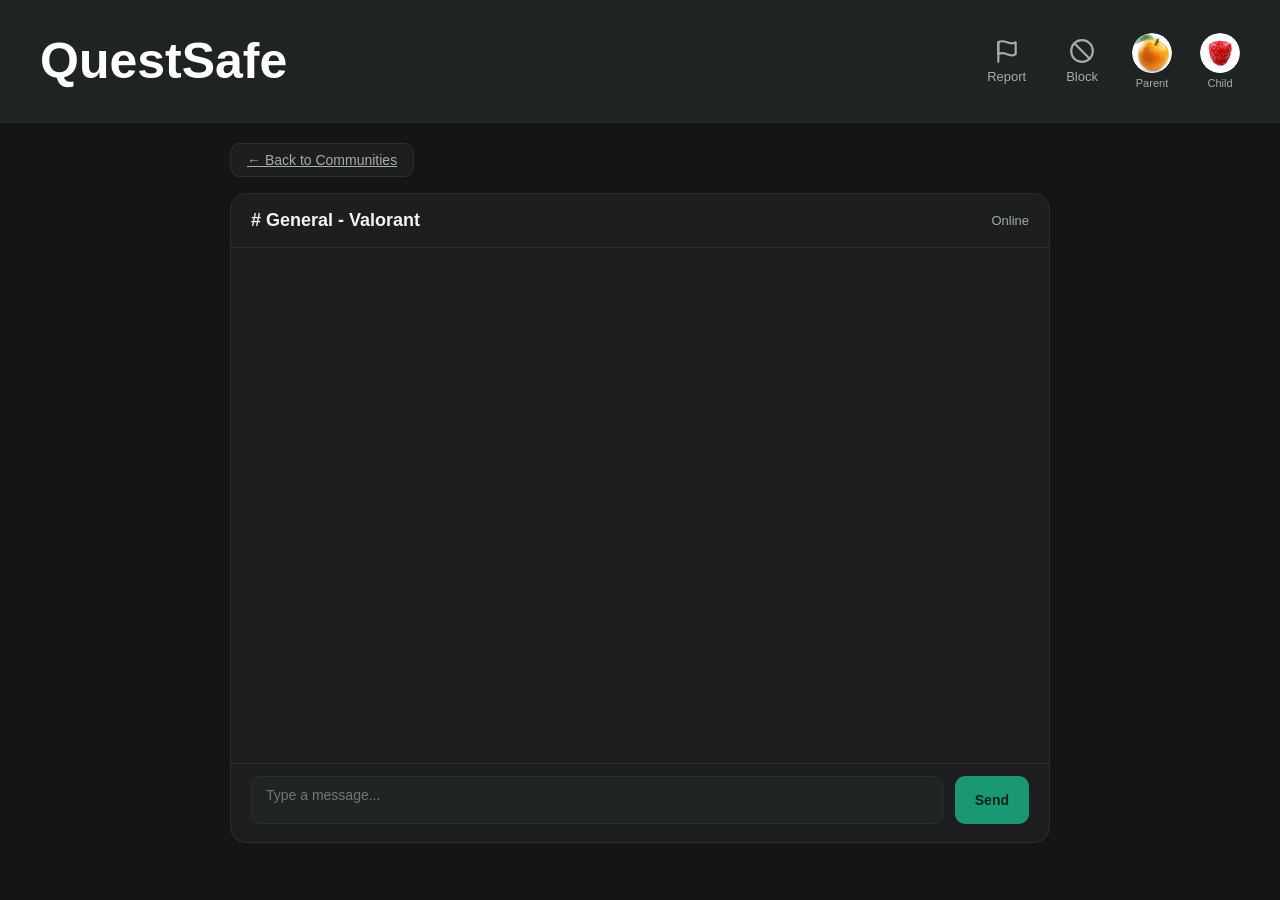
<file: Valorant.html>
<!DOCTYPE html>
<html lang="en">
<head>
<meta charset="UTF-8" />
<meta name="viewport" content="width=device-width, initial-scale=1.0" />
<title>QuestSafe</title>
<link rel="stylesheet" href="styles.css" />
<script src="script.js"></script>
</head>


<body class="home-body">



<div class="header">
  <h1 class="logo"> QuestSafe </h1>
  <div class="header-actions">
    <button class="icon-button" id="reportButton" title="Report">
      <svg viewBox="0 0 24 24" fill="none" stroke="currentColor" stroke-width="2" stroke-linecap="round" stroke-linejoin="round"><path d="M4 15s1-1 4-1 5 2 8 2 4-1 4-1V4s-1 1-4 1-5-2-8-2-4 1-4 1z"/><path d="M4 22V4"/></svg>
      <span>Report</span>
    </button>

    <button class="icon-button" id="blockButton" title="Block">
      <svg viewBox="0 0 24 24" fill="none" stroke="currentColor" stroke-width="2" stroke-linecap="round" stroke-linejoin="round"><circle cx="12" cy="12" r="10"/><path d="m4.9 4.9 14.2 14.2"/></svg>
      <span>Block</span>
    </button>

      <!-- jp4235: Parent profile avatar -->
      <div class="avatar-group">

          <div class="avatar" id="profileButton">
             <img
                id="profileAvatar"
                src="avatars/avatar1.png"
                alt="Parent Avatar">
        </div>

        <span class="avatar-label">Parent</span>

    </div>


    <!-- jp4235: Child profile avatar -->
    <div class="avatar-group">

        <div class="avatar" id="childProfileButton">
             <img
                id="childProfileAvatar"
                src="avatars/avatar2.png"
                alt="Child Avatar">
        </div>

        <span class="avatar-label">Child</span>

    </div>
  </div>
</div>

<!--messaging layout-->
<div class="messaging-layout">
<div class="messaging-header">
<a href="communities.html" class="back-button">← Back to Communities</a>
    </button>
</div>

<div class="chat-panel">
    <div class="chat-header">
        <h3 id="ChatChannelTitle"># General - Valorant</h3>
        <span class="chat-status">Online</span>
</div>

<div class="chat-messages" id="chatMessages">
    </div>

<div class="chat-input">
    <textarea id="chatInput" rows="1" placeholder="Type a message..."></textarea>
    <button id="sendButton" class="send-button">Send</button>
</div>
</div>
</div>  

<!-- jp4235: Report User Popup -->
<div id="reportPopup" class="popup-overlay">

  <div class="popup-content">

    <div class="popup-header">
      <h2>Report a User</h2>
      <button id="closeReportPopup" class="close-button">✕</button>
    </div>

    <hr>

    <!-- Form view: shown first -->
    <div id="reportFormView">

      <div class="report-info">
        Enter a username and choose a reason, then click Report to send it to a moderator for review.
        The moderator can also decide if you are abusing this feature! Remember, you can also choose to ignore this user.
      </div>

      <!-- zzs25: Username field — replaces the old hardcoded <username> placeholder.
           Editable when opened from the header Report button, read-only + pre-filled
           when opened by clicking a member's report icon (see openReportPopup()) -->
      <div class="field" id="reportUsernameField">
        <label for="reportUsernameInput">Username</label>
        <input type="text" id="reportUsernameInput" placeholder="Enter a username" autocomplete="off">
      </div>

      <div class="reason-select" id="reasonSelect">
        <span class="reason-icon">+</span>
        <span id="reasonLabel">Inappropriate Language!</span>
      </div>

      <div class="block-row">
        <input type="radio" name="moderationAction" id="blockUserOption" value="block">
        <label for="blockUserOption" id="blockUserLabel">Block User</label>
      </div>

      <div class="block-row">
        <input type="radio" name="moderationAction" id="muteUserOption" value="mute">
        <label for="muteUserOption" id="muteUserLabel">Mute User</label>
      </div>

      <div class="report-actions">
        <button id="cancelReport" class="cancel-btn">CANCEL ✕</button>
        <button id="submitReport" class="report-btn">REPORT ✓</button>
      </div>

    </div>

    <!-- Success view: hidden until Report is clicked -->
    <div id="reportSuccessView" class="hidden">

      <div class="report-info">
        You have successfully reported <strong id="reportedUsernameConfirm">&lt;username&gt;</strong>.
      </div>

      <div class="report-actions">
        <button id="closeSuccessBtn" class="report-btn full-width">CLOSE ✓</button>
      </div>

    </div>

  </div>

</div>

<!-- jp4235: Parent Profile Popup -->
<div id="profilePopup" class="popup-overlay">

  <div class="popup-content">

    <div class="popup-header">
      <h2>Parent Profile</h2>

      <button id="closePopup" class="close-button">
        ✕
      </button>
    </div>

    <hr>

    <p>
<!-- =======================================
     jp4235: Profile Selection
======================================= -->


<div class="profile-tabs">

          <button 
              id="parentProfileTab" 
              class="profile-tab active">
              Parent
          </button>


          <button 
              id="childProfileTab" 
              class="profile-tab">
              Child
          </button>

      </div>


      <h3 id="avatarTitle">
          Select Parent Avatar
      </h3>


      <div class="avatar-grid">

        <img src="avatars/avatar1.png" class="avatar-choice selected">

         <img src="avatars/avatar2.png" class="avatar-choice">

         <img src="avatars/avatar3.png" class="avatar-choice">

         <img src="avatars/avatar4.png" class="avatar-choice">

         <img src="avatars/avatar5.png" class="avatar-choice">

         <img src="avatars/avatar6.png" class="avatar-choice">

      </div>


      <button id="saveAvatar" class="primary-btn">
          Save Avatar
      </button>
    </p>

  </div>

</div>

<script>
// This page has the top banner (Report, Block, Profile) plus per-member report icons.

document.getElementById('blockButton').addEventListener('click', () => {
});

// =======================================================
// jp4235: Profile Popup
// =======================================================

const profilePopup = document.getElementById('profilePopup');

const profileButton = document.getElementById('profileButton');

// jp4235: Child profile button

const childProfileButton =
document.getElementById("childProfileButton");

const closePopup = document.getElementById('closePopup');

profileButton.addEventListener('click', () => {

    profilePopup.classList.add('show');

    switchToParent();

});

// =======================================================
// jp4235: Open popup for Child
// =======================================================

childProfileButton.addEventListener('click', () => {

    profilePopup.classList.add('show');

    switchToChild();

});

closePopup.addEventListener('click', () => {

    profilePopup.classList.remove('show');

});

// =======================================================
// sr3745: Report Popup
// =======================================================

const reportPopup = document.getElementById('reportPopup');
const reportButton = document.getElementById('reportButton');
const closeReportPopup = document.getElementById('closeReportPopup');
const cancelReport = document.getElementById('cancelReport');
const submitReport = document.getElementById('submitReport');
const reportUsernameInput = document.getElementById('reportUsernameInput');
const blockUserOption = document.getElementById('blockUserOption');
const blockUserLabel = document.getElementById('blockUserLabel');
const muteUserOption = document.getElementById('muteUserOption');
const muteUserLabel = document.getElementById('muteUserLabel');

// zzs25: Small inline validation helpers (mirrors script.js's showError/clearError pattern)
function showFieldError(fieldEl, message) {
    clearFieldError(fieldEl);
    fieldEl.parentElement.classList.add('error');
    const err = document.createElement('div');
    err.className = 'field-error';
    err.textContent = message;
    fieldEl.parentElement.appendChild(err);
}

function clearFieldError(fieldEl) {
    fieldEl.parentElement.classList.remove('error');
    const existing = fieldEl.parentElement.querySelector('.field-error');
    if (existing) existing.remove();
}

// zzs25: Opens the report popup.
// - Call with no args (top-bar Report button) to let the user type a username.
// - Call with a username (clicking a user's report icon) to pre-fill it and lock it.
function openReportPopup(username) {
    clearFieldError(reportUsernameInput);
    if (username) {
        reportUsernameInput.value = username;
        reportUsernameInput.readOnly = true;
    } else {
        reportUsernameInput.value = '';
        reportUsernameInput.readOnly = false;
    }

    updateModerationControls();
    reportPopup.classList.add('show');

    if (!username) {
        reportUsernameInput.focus();
    }
}

function updateModerationControls() {
    const username = reportUsernameInput.value.trim();
    const isMuted = username && typeof window.questsafeIsMuted === 'function'
        ? window.questsafeIsMuted(username)
        : false;
    const isBlocked = username && typeof window.questsafeIsBlocked === 'function'
        ? window.questsafeIsBlocked(username)
        : false;

    blockUserOption.checked = false;
    muteUserOption.checked = false;
    blockUserLabel.textContent = isBlocked ? 'Unblock User' : 'Block User';
    muteUserLabel.textContent = isMuted ? 'Unmute User' : 'Mute User';

    if (isBlocked) {
        blockUserOption.checked = true;
    } else if (isMuted) {
        muteUserOption.checked = true;
    }
}

reportUsernameInput.addEventListener('input', updateModerationControls);

reportButton.addEventListener('click', () => {
    openReportPopup();
});

// zzs25: Report icon on each community member — reports that user directly
document.querySelectorAll('.report-user-trigger').forEach((btn) => {
    btn.addEventListener('click', (e) => {
        e.stopPropagation();
        openReportPopup(btn.dataset.username);
    });
});

closeReportPopup.addEventListener('click', () => {
    reportPopup.classList.remove('show');
});

cancelReport.addEventListener('click', () => {
    reportPopup.classList.remove('show');
});

// Cycle through reasons on click — swap for a real dropdown later
const reasons = ['Inappropriate Language!', 'Harassment', 'Spam', 'Impersonation'];
let reasonIndex = 0;
document.getElementById('reasonSelect').addEventListener('click', () => {
    reasonIndex = (reasonIndex + 1) % reasons.length;
    document.getElementById('reasonLabel').textContent = reasons[reasonIndex];
});

submitReport.addEventListener('click', () => {
    // zzs25: Pull the username out of the field (typed or pre-filled) and validate it
    const username = reportUsernameInput.value.trim();
    const reason = document.getElementById('reasonLabel').textContent;
    const action = document.querySelector('input[name="moderationAction"]:checked')?.value || '';
    const isCurrentlyBlocked = typeof window.questsafeIsBlocked === 'function' && window.questsafeIsBlocked(username);
    const isCurrentlyMuted = typeof window.questsafeIsMuted === 'function' && window.questsafeIsMuted(username);
    const wantsBlock = action === 'block';
    const wantsMute = action === 'mute';

    if (!username) {
        showFieldError(reportUsernameInput, 'Please enter a username to report.');
        return;
    }
    clearFieldError(reportUsernameInput);

    // Block and mute are mutually exclusive parent/admin moderation actions.
    if (typeof currentProfile !== 'undefined' && currentProfile !== 'parent' && (wantsMute || wantsBlock)) {
        alert('Only the Parent profile can block or mute a user.');
        return;
    }

    if (wantsBlock) {
        if (isCurrentlyBlocked) {
            if (typeof window.questsafeUnblockUser === 'function') window.questsafeUnblockUser(username);
        } else {
            if (typeof window.questsafeBlockUser === 'function') window.questsafeBlockUser(username);
            if (isCurrentlyMuted && typeof window.questsafeUnmuteUser === 'function') window.questsafeUnmuteUser(username);
        }
    } else if (wantsMute) {
        if (isCurrentlyMuted) {
            if (typeof window.questsafeUnmuteUser === 'function') window.questsafeUnmuteUser(username);
        } else {
            if (typeof window.questsafeMuteUser === 'function') window.questsafeMuteUser(username);
            if (isCurrentlyBlocked && typeof window.questsafeUnblockUser === 'function') window.questsafeUnblockUser(username);
        }
    }

    console.log('Report submitted:', { username, reason, action });

    document.getElementById('reportedUsernameConfirm').textContent = username;
    document.getElementById('reportFormView').classList.add('hidden');
    document.getElementById('reportSuccessView').classList.remove('hidden');
});

// Close after seeing the success message
document.getElementById('closeSuccessBtn').addEventListener('click', () => {
    reportPopup.classList.remove('show');

    // Reset back to the form view for next time the popup opens
    document.getElementById('reportSuccessView').classList.add('hidden');
    document.getElementById('reportFormView').classList.remove('hidden');

    // zzs25: Reset the username field so the next open starts clean/editable again
    reportUsernameInput.value = '';
    reportUsernameInput.readOnly = false;
    blockUserOption.checked = false;
    muteUserOption.checked = false;
    blockUserLabel.textContent = 'Block User';
    muteUserLabel.textContent = 'Mute User';
    clearFieldError(reportUsernameInput);
});

// =======================================================
// zzs25 : Avatar Selection + Saving 
// =======================================================

const avatarChoices = document.querySelectorAll('.avatar-choice');

const profileAvatar = document.getElementById('profileAvatar');

const saveAvatarButton = document.getElementById('saveAvatar');

// zzs25: Store separate avatars

let currentProfile = "parent";


let selectedAvatar = 
    localStorage.getItem("parentAvatar")
    || "avatars/avatar1.png";


let parentAvatar =
    localStorage.getItem("parentAvatar")
    || "avatars/avatar1.png";


let childAvatar =
    localStorage.getItem("childAvatar")
    || "avatars/avatar2.png";

// Select avatar
avatarChoices.forEach(avatar => {

    avatar.addEventListener('click', () => {


        // Remove previous selection

        avatarChoices.forEach(choice => {

            choice.classList.remove('selected');

        });


        // Highlight chosen avatar

        avatar.classList.add('selected');


        // Store chosen image path

        selectedAvatar = avatar.src;


    });

});

// =======================================================
// zzs25: Switch Parent / Child Profiles
// =======================================================


const parentProfileTab =
document.getElementById("parentProfileTab");


const childProfileTab =
document.getElementById("childProfileTab");


const avatarTitle =
document.getElementById("avatarTitle");

// =======================================================
// jp4235: Profile Switching Functions
// =======================================================

function switchToParent() {

    currentProfile = "parent";

    selectedAvatar = parentAvatar;

    avatarTitle.textContent = "Select Parent Avatar";

    parentProfileTab.classList.add("active");

    childProfileTab.classList.remove("active");

    // Highlight selected avatar

    avatarChoices.forEach(choice => {

        choice.classList.remove("selected");

        if (choice.src === selectedAvatar) {

            choice.classList.add("selected");

        }

    });

}

function switchToChild() {

    currentProfile = "child";

    selectedAvatar = childAvatar;

    avatarTitle.textContent = "Select Child Avatar";

    childProfileTab.classList.add("active");

    parentProfileTab.classList.remove("active");

    // Highlight selected avatar

    avatarChoices.forEach(choice => {

        choice.classList.remove("selected");

        if (choice.src === selectedAvatar) {

            choice.classList.add("selected");

        }

    });

}


parentProfileTab.addEventListener("click", () => {

    switchToParent();

});



childProfileTab.addEventListener("click", () => {

    switchToChild();

});


// Save avatar

saveAvatarButton.addEventListener('click', () => {



if(currentProfile === "parent"){

    parentAvatar = selectedAvatar;

    localStorage.setItem(
        "parentAvatar",
        parentAvatar
    );

}
else{

    childAvatar = selectedAvatar;

    localStorage.setItem(
        "childAvatar",
        childAvatar
    );

}

    // Update the correct header avatar

    if(currentProfile === "parent"){

        profileAvatar.src = parentAvatar;

    }
    else{

        childProfileAvatar.src = childAvatar;

    }

// Close popup

profilePopup.classList.remove('show');


});

// =======================================================
// zzs25: Load saved avatars when page opens
// =======================================================

profileAvatar.src = parentAvatar;

const childProfileAvatar =
document.getElementById("childProfileAvatar");

childProfileAvatar.src = childAvatar;
</script>
  <script src="chat.js"></script>
</body>
</html>
</file>
<file: styles.css>
:root {
  --bg: #141516;
  --panel: #1c1e1f;
  --panel-2: #202324;
  --border: #2c2f30;
  --border-soft: #26282a;


  --green-600: #1a9873;
  --green-700: #157a5c;
  --green-tint-bg: #dff5ec;
  --green-tint-text: #0b4d38;


  --text-primary: #f2f3f2;
  --text-secondary: #a7abaa;
  --text-muted: #74797a;


  --danger: #e0827e;


  --radius: 10px;
  --radius-lg: 16px;
}


* { box-sizing: border-box; }


body {
  margin: 0;
  font-family: -apple-system, BlinkMacSystemFont, "Segoe UI", Roboto, sans-serif;
  background: var(--bg);
  color: var(--text-primary);
  min-height: 100vh;
  display: flex;
  align-items: center;
  justify-content: center;
  padding: 24px;
}








.layout {
  display: flex;
  width: 100%;
  max-width: 760px;
  border-radius: var(--radius-lg);
  overflow: hidden;
  border: 1px solid var(--border);
}




.brand-panel {
  flex: 1;
  background: var(--panel);
  display: flex;
  align-items: center;
  justify-content: center;
  padding: 40px 24px;
  min-width: 260px;
}




.form-panel {
  flex: 1.3;
  background: var(--panel-2);
  padding: 24px;
  min-width: 300px;
  position: relative;
}


.panel-header {
  display: flex;
  align-items: flex-start;
  justify-content: space-between;
  margin-bottom: 4px;
}


.panel-header h2 {
  font-size: 17px;
  font-weight: 600;
  margin: 0 0 4px;
}


.panel-header .subtitle {
  font-size: 13px;
  color: var(--text-secondary);
  margin: 0 0 18px;
}


.menu-dots {
  width: 28px;
  height: 28px;
  border-radius: 8px;
  background: var(--panel);
  border: 1px solid var(--border);
  display: flex;
  align-items: center;
  justify-content: center;
  color: var(--text-secondary);
  cursor: pointer;
  font-size: 16px;
  line-height: 1;
}


.tabs {
  display: flex;
  gap: 4px;
  background: var(--panel);
  border-radius: var(--radius);
  padding: 4px;
  margin-bottom: 18px;
}


.tab-btn {
  flex: 1;
  padding: 9px;
  font-size: 13px;
  font-weight: 500;
  border: none;
  border-radius: 7px;
  background: transparent;
  color: var(--text-secondary);
  cursor: pointer;
  transition: background 0.15s, color 0.15s;
}


.tab-btn.active {
  background: var(--text-primary);
  color: #14161a;
}


.role-toggle {
  display: flex;
  gap: 8px;
  margin-bottom: 18px;
}


.role-btn {
  flex: 1;
  display: flex;
  flex-direction: column;
  align-items: center;
  gap: 6px;
  padding: 14px 8px;
  border-radius: var(--radius);
  border: 2px solid var(--border);
  background: var(--panel);
  color: var(--text-secondary);
  font-size: 13px;
  cursor: pointer;
  transition: border-color 0.15s, background 0.15s, color 0.15s;
}


.role-btn svg { width: 20px; height: 20px; }


.role-btn.active {
  border-color: var(--green-600);
  background: var(--green-tint-bg);
  color: var(--green-tint-text);
  font-weight: 600;
}


.role-line {
  font-size: 13px;
  color: var(--text-secondary);
  margin: 0 0 14px;
}


.role-line b { color: #6fb8ff; font-weight: 600; }
.role-line a { color: var(--text-secondary); text-decoration: underline; cursor: pointer; }


.field {
  margin-bottom: 12px;
}


.field label {
  display: block;
  font-size: 12px;
  color: var(--text-secondary);
  margin-bottom: 6px;
}


.field input, .field select {
  width: 100%;
  padding: 11px 12px;
  font-size: 14px;
  border: 1px solid var(--border);
  border-radius: var(--radius);
  background: var(--panel);
  color: var(--text-primary);
  outline: none;
  transition: border-color 0.15s;
}


.field input::placeholder { color: var(--text-muted); }


.field input:focus, .field select:focus {
  border-color: var(--green-600);
}


.field.error input {
  border-color: var(--danger);
}


.field-error {
  font-size: 11.5px;
  color: var(--danger);
  margin-top: 4px;
}


.primary-btn {
  width: 100%;
  padding: 12px;
  font-size: 14px;
  font-weight: 600;
  border: none;
  border-radius: var(--radius);
  background: var(--green-600);
  color: #fff;
  cursor: pointer;
  margin-top: 6px;
  transition: background 0.15s;
}


.primary-btn:hover { background: var(--green-700); }


.info-box {
  display: flex;
  gap: 8px;
  align-items: flex-start;
  background: var(--panel);
  border: 1px solid var(--border-soft);
  border-radius: var(--radius);
  padding: 10px 12px;
  margin-top: 14px;
}


.info-box svg { width: 15px; height: 15px; flex-shrink: 0; margin-top: 2px; color: #6fb8ff; }


.info-box p {
  font-size: 12px;
  color: var(--text-secondary);
  margin: 0;
  line-height: 1.4;
}


.footer-note {
  text-align: center;
  font-size: 11.5px;
  color: var(--text-muted);
  margin-top: 16px;
}


.footer-note a {
  color: #6fb8ff;
  text-decoration: none;
}


.footer-note a:hover { text-decoration: underline; }


.panel-form { display: none; }
.panel-form.visible { display: block; }


.hidden { display: none !important; }




/*messages layout*/
.messaging-layout {
  max-width: 900px;
  margin: 0 auto;
  padding: 20px 40px 40px;
  display: flex;
  flex-direction: column;
  gap: 0;
  height: calc(100vh - 140px);
  min-height: 460px;
}


/* back button row */
.messaging-header {
  display: flex;
  align-items: center;
  gap: 16px;
  padding: 0 0 16px 0;
  flex-shrink: 0;
}


.back-button {
  background: var(--panel);
  border: 1px solid var(--border);
  border-radius: var(--radius);
  padding: 8px 16px;
  color: var(--text-secondary);
  font-size: 14px;
  font-weight: 500;
  cursor: pointer;
  display: flex;
  align-items: center;
  gap: 8px;
  transition: all 0.15s;
}


.back-button:hover {
  background: var(--panel-2);
  color: var(--text-primary);
  border-color: var(--green-600);
}


.back-button svg {
  width: 18px;
  height: 18px;
}


/* main chat panel */
.chat-panel {
  flex: 1;
  background: var(--panel);
  border-radius: var(--radius-lg);
  border: 1px solid var(--border);
  display: flex;
  flex-direction: column;
  overflow: hidden;
  min-width: 0;
}


.chat-header {
  padding: 16px 20px;
  border-bottom: 1px solid var(--border);
  display: flex;
  justify-content: space-between;
  align-items: center;
  flex-shrink: 0;
}


.chat-header h3 {
  margin: 0;
  font-size: 18px;
  font-weight: 600;
}


.chat-header .chat-status {
  font-size: 13px;
  color: var(--text-secondary);
}


.chat-messages {
  flex: 1;
  padding: 16px 20px;
  overflow-y: auto;
  display: flex;
  flex-direction: column;
  gap: 12px;
}


.message-row {
  display: flex;
  gap: 12px;
  align-items: flex-start;
}


.msg-avatar {
  width: 36px;
  height: 36px;
  border-radius: 50%;
  background: var(--panel-2);
  flex-shrink: 0;
  display: flex;
  align-items: center;
  justify-content: center;
  font-weight: 600;
  font-size: 14px;
  color: var(--text-secondary);
  overflow: hidden;
}


.msg-avatar img {
  width: 100%;
  height: 100%;
  object-fit: cover;
}


.msg-content {
  flex: 1;
  min-width: 0;
}


.msg-meta {
  display: flex;
  align-items: baseline;
  gap: 8px;
  flex-wrap: wrap;
}


.msg-author {
  font-weight: 600;
  font-size: 14px;
}


.msg-time {
  font-size: 11px;
  color: var(--text-muted);
}


.msg-text {
  margin: 4px 0 0;
  font-size: 14px;
  line-height: 1.5;
  word-break: break-word;
  color: var(--text-primary);
}


/* chat input */
.chat-input {
  padding: 12px 20px 18px;
  border-top: 1px solid var(--border);
  flex-shrink: 0;
  display: flex;
  gap: 12px;
  align-items: flex-end;
}


.chat-input textarea {
  flex: 1;
  background: var(--panel-2);
  border: 1px solid var(--border);
  border-radius: var(--radius);
  padding: 10px 14px;
  resize: none;
  font-size: 14px;
  color: var(--text-primary);
  font-family: inherit;
  outline: none;
  transition: border-color 0.15s;
  min-height: 48px;
  max-height: 140px;
}


.chat-input textarea:focus {
  border-color: var(--green-600);
}


.chat-input button {
  background: var(--green-600);
  border: none;
  border-radius: var(--radius);
  padding: 10px 20px;
  font-weight: 700;
  font-size: 14px;
  color: #06231a;
  cursor: pointer;
  transition: background 0.15s;
  white-space: nowrap;
  height: 48px;
}


.chat-input button:hover {
  background: var(--green-700);
}


/* Responsive */


@media (max-width: 760px) {
  .messaging-layout {
    padding: 16px;
    height: auto;
  }


  .chat-panel { min-height: 420px; }


  .header {
    flex-wrap: wrap;
    gap: 12px;
    padding: 16px 20px;
  }


  .header-actions { gap: 16px; flex-wrap: wrap; }
}




@media (max-width: 620px) {
  .layout { flex-direction: column; }
  .brand-panel { padding: 28px 20px; }
}




/*home.html — banner */


body.home-body {
  align-items: flex-start;
  padding: 0;
  display: block;
}


.header {
    width: 100%;
    background: var(--panel-2);
    border-bottom: 1px solid var(--border);
    padding: 32px 40px;
    min-height: 90px;
    box-sizing: border-box;


    display: flex;
    justify-content: space-between;
    align-items: center;
}


.logo {
    margin: 0;
    font-size: 50px;  
    color: white;      
}


.header-actions {
    display: flex;
    align-items: center;
    gap: 28px;
}


.icon-button {
  background: transparent;
  border: none;
  color: var(--text-secondary);
  cursor: pointer;
  display: flex;
  flex-direction: column;
  align-items: center;
  gap: 5px;
  font-size: 13px;
}


.icon-button svg { width: 26px; height: 26px; }
.icon-button:hover { color: var(--text-primary); }


.avatar {
  width: 40px;
  height: 40px;
  border-radius: 50%;
  background: #23384f;
  color: #9cc4ec;
  display: flex;
  align-items: center;
  justify-content: center;
  font-size: 14px;
  font-weight: 600;
  cursor: pointer;
  overflow: hidden;
}


.avatar img {
  width: 100%;
  height: 100%;
  object-fit: cover;
}


/* =======================================================
   jp4235: Header Avatar Labels
======================================================= */


.avatar-group {


    display: flex;


    flex-direction: column;


    align-items: center;


    gap: 4px;


}


.avatar img {


    width: 100%;


    height: 100%;


    border-radius: 50%;


    object-fit: cover;


}


.avatar-label {


    font-size: 11px;


    color: var(--text-secondary);


    font-weight: 500;


}


/* jp4235: Make avatar images fit inside the circle */
.avatar img {
    width: 100%;
    height: 100%;
    object-fit: cover;
    border-radius: 50%;
}


/* =======================================================
   PROFILE POPUP
   ======================================================= */


.popup-overlay {


  display: none;


  position: fixed;


  top: 0;
  left: 0;


  width: 100%;
  height: 100%;


  background: rgba(0,0,0,.60);


  justify-content: center;
  align-items: center;


  z-index: 1000;


}


.popup-content {


  width: 420px;


  background: var(--panel);


  border: 1px solid var(--border);


  border-radius: var(--radius-lg);


  padding: 20px;


}


.popup-header {


  display: flex;


  justify-content: space-between;


  align-items: center;


}


.close-button {


  background: transparent;


  border: none;


  color: white;


  font-size: 22px;


  cursor: pointer;


}


.popup-overlay.show {


  display: flex;


}


/* =======================================================
        jp4235: AVATAR SELECTOR
   ======================================================= */


.avatar-grid {


    display: grid;


    grid-template-columns: repeat(3, 1fr);


    gap: 15px;


    margin-top: 20px;


    margin-bottom: 20px;


}


.avatar-choice {


    width: 90px;


    height: 90px;


    border-radius: 50%;


    object-fit: cover;


    cursor: pointer;


    border: 3px solid transparent;


    transition: .2s;


}


.avatar-choice:hover {


    transform: scale(1.05);


}


.avatar-choice.selected {


    border: 3px solid var(--green-600);


}


/* =======================================================
   PROFILE TABS
   ======================================================= */




.profile-tabs {


    display:flex;


    gap:10px;


    margin-bottom:15px;


}




.profile-tab {


    flex:1;


    padding:10px;


    border-radius:8px;


    border:1px solid var(--border);


    background:var(--panel-2);


    color:white;


    cursor:pointer;


}




.profile-tab.active {


    background:var(--green-600);


}


/* Communities section */


.communities-section {
  max-width:960px;
  width: 100%;
  margin: 0 auto;
  padding: 16px 0;
}


.section-header {
  display: flex;
  justify-content: space-between;
  align-items: center;
  margin-bottom: 30px;
  padding-bottom: 12px;
  border-bottom: 1px solid rgba(255,255,255,0.04);
  position: relative;
}


.section-header h2 {
  font-size: 30px;
  font-weight: 700;
  color: #ffffff;
  margin: 0;
  letter-spacing: -0.3px;


}


.section-header h2 .highlight {
  color: #00ff88;
  position: relative;


}


.section-header h2 .highlight::after {
  content: '';
  position: absolute;
  bottom: -4px;
  left: 0;
  width: 100%;
  height: 2px;
  background: linear-gradient(90deg, #00ff88, rgba(0,255,136,0.1));
  border-radius: 2px;
  box-shadow: 0 0 20px rgba(0,255,136,0.2);
}


.community-list {
  display: grid;
  grid-template-columns: repeat(2, 1fr);
  gap: 16px;
}


.community-card{
  background: rgba(255,255,255,0.03);
  backdrop-filter: blur(10px);
  border-radius: 20px;
  padding: 22px 24px;
  border: 1px solid rgba(255,255,255,0.06);
  transition: all 0.3s ease;
  cursor: pointer;
  position: relative;
  overflow: hidden;
  display: flex;
  flex-direction: column;
  gap: 16px;
}


.community-card::after {
  content: '';
  position: absolute;
  top: -50%;
  left: -50%;
  width: 200%;
  height: 200%;
  background: radial-gradient(circle at center, rgba(0,255,136,0.03) 0%, transparent 70%);
  opacity: 0;
  transition: opacity 0.4s ease;
  pointer-events: none;
}
.community-card:hover::after {
  opacity: 1;
}


.community-card:hover {
  background: rgba(0,255,255,0.06);
  border-color: rgba(0,255,136,0.2);
  transform: translateY(-4px);
  box-shadow: 0 8px 40px rgba(0,0,0,0.3), 0 0 60px rgba(0,255,136,0.03);
}
.community-card:hover .community-avatar {
  background: rgba(0, 255, 136, 0.15) !important;
  border-color: rgba(0, 255, 136, 0.3);
  box-shadow: 0 0 30px rgba(0, 255, 136, 0.05);
}


.community-info {
  flex: 1;
}


.community-info h3 {
  font-size: 17px;
  font-weight: 600;
  color: #ffffff;
  margin: 0 0 6px 0;
  letter-spacing: 0.3px;


}


.community-info .meta {
  display: flex;
  gap: 16px;
  font-size: 13px;
  color: rgba(255,255,255,0.4);
  flex-wrap: wrap;
  align-items: center;


}


.community-info .meta span {
  display: flex;
  align-items: center;
  gap: 4px;
}


.community-info .meta .member-count {
  color:rgba(255,255,255,0.6);
}


.community-info .meta .status.offline {
  background: rgba(255,255,255,0.05);
  color: rgba(255,255,255,0.3);
  border-color: rgba(255,255,255,0.05);
}


.community-info .meta .status {
  padding: 2px 12px;
  border-radius: 12px;
  font-size: 12px;
  font-weight: 500;
  background: rgba(0,255,136,0.08);
  color:#00ff88;
  border: 1px solid rgba(0,255,136,0.1);
}


.community-action {
  display: flex;
  gap: 8px;
  margin-top: 4px;
  padding-top: 12px;
  border-top: 1px solid rgba(255,255,255,0.04);
}


.community-action button {
  padding: 8px 18px;
  border: none;
  border-radius: 12px;
  font-size: 13px;
  font-weight: 500;
  cursor: pointer;
  transition: all 0.2s;
  font-family: inherit;
}


.community-action .message-btn {
  background:#00ff88;
  color: #0a0e1a;
  font-weight: 600;
  flex:1;
}
.community-action .message-btn:hover {
  background:#00cc6a;
  box-shadow: 0 0 30px rgba(0,255,136,0.15);
  transform: scale(1.02);
}


.community-action .more-btn {
  background: rgba(255, 255, 255, 0.04);
  color: rgba(255,255,255,0.3);
  padding: 8px 14px;
  font-size: 16px;
}


.community-action .more-btn:hover {
  background: rgba(255,255,255,0.08);
  color: rgba(255,255,255,0.6);
}


.divider-text {
  margin-top: 28px;
  padding-top: 10px;
  border-top: 1px solid rgba(255, 255, 255, 0.05);
  display: flex;
  justify-content: space-between;
  align-items: center;
  color: rgba(255, 255, 255, 0.2);
  font-size: 20px;
}
.divider-text .join-btn {
  background: none;
  border: none;
  color: #00ff88;
  opacity: 0.5;
  cursor: pointer;
  transition: opacity 0.2s;
  font-family: inherit;
  font-size: 20px;
  padding: 8px 16px;
  border-radius: 12px;
  background: rgba(0, 255, 136, 0.05);
  border: 1px solid rgba(0, 255, 136, 0.05);
}
.divider-text .join-btn:hover {
  opacity: 1;
  background: rgba(0, 255, 136, 0.08);
}


/* =======================================================
        Report User Popup
   ======================================================= */


.report-info {
  background: var(--panel-2);
  border-radius: var(--radius);
  padding: 14px;
  text-align: center;
  font-size: 14px;
  line-height: 1.5;
  color: var(--text-primary);
  margin: 14px 0;
}


.reason-select {
  display: flex;
  align-items: center;
  gap: 10px;
  background: var(--panel-2);
  border: 1px solid var(--green-600);
  border-radius: 24px;
  padding: 8px 16px;
  margin: 0 auto 14px;
  width: fit-content;
  cursor: pointer;
  color: var(--text-primary);
}


.reason-icon {
  background: var(--green-600);
  color: white;
  border-radius: 50%;
  width: 20px;
  height: 20px;
  display: flex;
  align-items: center;
  justify-content: center;
  font-size: 13px;
}


.block-row {
  display: flex;
  align-items: center;
  justify-content: center;
  gap: 8px;
  margin-bottom: 18px;
  color: var(--text-primary);
  font-size: 14px;
}


.report-actions {
  display: flex;
  justify-content: space-between;
  gap: 14px;
}


.report-actions button {
  flex: 1;
  padding: 10px 0;
  border-radius: 24px;
  font-size: 15px;
  font-weight: bold;
  cursor: pointer;
  background: var(--panel);
}


.cancel-btn {
  border: 1px solid var(--danger);
  color: var(--text-primary);
}


.report-btn {
  border: 1px solid var(--green-600);
  color: var(--text-primary);
}


.report-actions .full-width {
  flex: 1;
  width: 100%;
}
/* ================= avatar group labels (header) ================= */


.avatar-group {
  display: flex;
  flex-direction: column;
  align-items: center;
  gap: 4px;
}


.avatar-label {
  font-size: 11px;
  color: var(--text-secondary);
}


/* ================= popups (Report + Profile) ================= */


.popup-overlay {
  display: none;
  position: fixed;
  inset: 0;
  background: rgba(0, 0, 0, 0.6);
  align-items: center;
  justify-content: center;
  z-index: 1000;
  padding: 20px;
}


.popup-overlay.show {
  display: flex;
}


.popup-content {
  background: var(--panel);
  border: 1px solid var(--border);
  border-radius: var(--radius-lg);
  width: 100%;
  max-width: 420px;
  max-height: 90vh;
  overflow-y: auto;
  padding: 24px;
}


.popup-content hr {
  border: none;
  border-top: 1px solid var(--border);
  margin: 16px 0;
}


.popup-header {
  display: flex;
  align-items: center;
  justify-content: space-between;
}


.popup-header h2 {
  margin: 0;
  font-size: 18px;
}


.close-button {
  background: transparent;
  border: none;
  color: var(--text-secondary);
  font-size: 18px;
  cursor: pointer;
  line-height: 1;
}


.close-button:hover { color: var(--text-primary); }


/* ---- Report popup ---- */


.report-info {
  color: var(--text-secondary);
  font-size: 14px;
  line-height: 1.5;
  margin-bottom: 16px;
  text-align: left;
}


.report-info strong { color: var(--text-primary); }


.reason-select {
  display: flex;
  align-items: center;
  gap: 10px;
  background: var(--panel-2);
  border: 1px solid var(--border);
  border-radius: var(--radius);
  padding: 12px 14px;
  cursor: pointer;
  margin-bottom: 16px;
  font-size: 14px;
}


.reason-select:hover { border-color: var(--green-600); }


.reason-icon {
  color: var(--green-600);
  font-weight: 700;
}


.block-row {
  display: flex;
  align-items: center;
  gap: 8px;
  margin-bottom: 20px;
  font-size: 14px;
  color: var(--text-secondary);
}


.report-actions {
  display: flex;
  gap: 10px;
}


.report-actions button { flex: 1; }


.cancel-btn, .report-btn {
  padding: 12px;
  border-radius: var(--radius);
  border: 1px solid var(--border);
  font-size: 14px;
  font-weight: 600;
  cursor: pointer;
}


.cancel-btn {
  background: transparent;
  color: var(--text-secondary);
}


.cancel-btn:hover { color: var(--text-primary); }


.report-btn {
  background: var(--green-600);
  border-color: var(--green-600);
  color: #fff;
}


.report-btn:hover { background: var(--green-700); }


.report-btn.full-width { width: 100%; }


/* ---- Profile popup ---- */


.profile-tabs {
  display: flex;
  gap: 8px;
  margin-bottom: 16px;
}


.profile-tab {
  flex: 1;
  padding: 10px;
  border-radius: var(--radius);
  border: 1px solid var(--border);
  background: var(--panel-2);
  color: var(--text-secondary);
  font-size: 14px;
  font-weight: 600;
  cursor: pointer;
}


.profile-tab.active {
  background: var(--green-600);
  border-color: var(--green-600);
  color: #fff;
}


#avatarTitle {
  font-size: 15px;
  margin: 0 0 12px;
  color: var(--text-primary);
}


.avatar-grid {
  display: grid;
  grid-template-columns: repeat(3, 1fr);
  gap: 12px;
  margin-bottom: 20px;
}


.avatar-choice {
  width: 100%;
  aspect-ratio: 1;
  border-radius: 50%;
  object-fit: cover;
  cursor: pointer;
  border: 3px solid transparent;
}


.avatar-choice:hover { border-color: var(--border); }


.avatar-choice.selected {
  border-color: var(--green-600);
}


/* Communities section */


.communities-section {
  max-width: 1100px;
  margin: 0 auto;
  padding: 32px 40px 64px;
}


.communities-section .section-header {
  margin-bottom: 20px;
}


.communities-section .section-header h2 {
  margin: 0;
  font-size: 26px;
}


.community-list {
  display: grid;
  grid-template-columns: repeat(2, 1fr);
  gap: 20px;
}


.community-card {
  display: flex;
  flex-direction: column;
  background: var(--panel);
  border: 1px solid var(--border);
  border-radius: var(--radius-lg);
  overflow: hidden;
  padding: 0 0 16px;
  transition: border-color 0.15s ease;
}


.community-card:hover {
  border-color: var(--green-600);
}


.community-avatar {
  width: 100%;
  height: 56px;
  border-radius: 0;
  display: flex;
  align-items: center;
  justify-content: flex-start;
  padding: 0 16px;
  font-size: 22px;
  flex-shrink: 0;
  margin-bottom: 16px;
}


.community-info { padding: 0 16px; }


.community-info h3 {
  margin: 0 0 8px;
  font-size: 18px;
  color: var(--text-primary);
}


.community-info .meta {
  display: flex;
  flex-wrap: wrap;
  align-items: center;
  gap: 14px;
  font-size: 13px;
  color: var(--text-secondary);
  padding-bottom: 16px;
  margin-bottom: 16px;
  border-bottom: 1px solid var(--border);
}


.status {
  color: var(--green-tint-text);
  font-weight: 600;
  background: var(--green-tint-bg);
  padding: 3px 10px;
  border-radius: 999px;
  font-size: 12px;
}


.status.offline {
  color: var(--text-secondary);
  background: var(--panel-2);
}


.community-action {
  display: flex;
  align-items: center;
  gap: 8px;
  padding: 0 16px;
}


.message-btn {
  flex: 1;
  background: var(--green-600);
  color: #06231a;
  border: none;
  border-radius: var(--radius);
  padding: 12px;
  font-size: 14px;
  font-weight: 700;
  cursor: pointer;
}


.message-btn:hover { background: var(--green-700); }


.more-btn {
  background: var(--panel-2);
  border: 1px solid var(--border);
  color: var(--text-secondary);
  border-radius: var(--radius);
  padding: 12px 16px;
  cursor: pointer;
  flex-shrink: 0;
}


.more-btn:hover { color: var(--text-primary); }


.divider-text {
  display: flex;
  align-items: center;
  justify-content: space-between;
  margin-top: 24px;
  padding-top: 20px;
  border-top: 1px solid var(--border);
  color: var(--text-secondary);
  font-size: 13.5px;
}


.join-btn {
  background: transparent;
  border: 1px solid var(--green-600);
  color: var(--green-600);
  border-radius: var(--radius);
  padding: 9px 16px;
  font-size: 13px;
  font-weight: 600;
  cursor: pointer;
}


.join-btn:hover { background: var(--green-600); color: #fff; }


@media (max-width: 700px) {
  .community-list { grid-template-columns: 1fr; }
  .communities-section { padding: 24px 20px 48px; }
}


/* ================= Home.html — parent overview section ================= */


.overview-section {
  max-width: 900px;
  margin: 0 auto;
  padding: 48px 40px 64px;
}


.overview-section .section-header h2 {
  margin: 0 0 12px;
  font-size: 26px;
}


.overview-intro {
  color: var(--text-secondary);
  font-size: 15px;
  line-height: 1.6;
  max-width: 640px;
  margin: 0 0 32px;
}


.overview-cards {
  display: grid;
  grid-template-columns: repeat(2, 1fr);
  gap: 16px;
}


.overview-card {
  background: var(--panel);
  border: 1px solid var(--border);
  border-radius: var(--radius);
  padding: 20px;
}


.overview-card .overview-icon {
  font-size: 22px;
  margin-bottom: 8px;
}


.overview-card h3 {
  margin: 0 0 6px;
  font-size: 16px;
  color: var(--text-primary);
}


.overview-card p {
  margin: 0;
  color: var(--text-secondary);
  font-size: 13.5px;
  line-height: 1.5;
}


@media (max-width: 640px) {
  .overview-cards { grid-template-columns: 1fr; }
  .overview-section { padding: 32px 20px 48px; }
}


.community-popup-content,
.no-results-content{
  width: 420px;
}


.community-popup-description {
  margin: 18px 0 12px;
  color: var(--text-muted, #b8b8b8);
}


.community-search-input {
  width: 100%;
  box-sizing: border-box;


  padding: 12px 14px;
  margin-bottom: 16px;


  border: 1px solid var(--border);
  border-radius: 8px;


  background: var(--panel-2);
  color: white;


  font-size: 15px;
  outline: none;
}


.community-search-input::placeholder {
  color: #8e8e8e;
}


.community-search-button {
  width: 100%;


  padding: 12px 16px;


  border: none;
  border-radius: 8px;


  background: var(--green-600);
  color:white;


  font-size: 15px;
  font-weight: 600;


  cursor: pointer;


  transition: 0.25;
}


.community-search-button:hover {
  filter: brightness(1.1);


}


.no-results-content p {
  margin: 20px 0;
  color: var(--text-muted, #b8b8b8);
}

/* Home page in header*/

.logoLink{
  text-decoration: none;
  color: inherit;

}

.logo {
  cursor: pointer;
}
</file>
